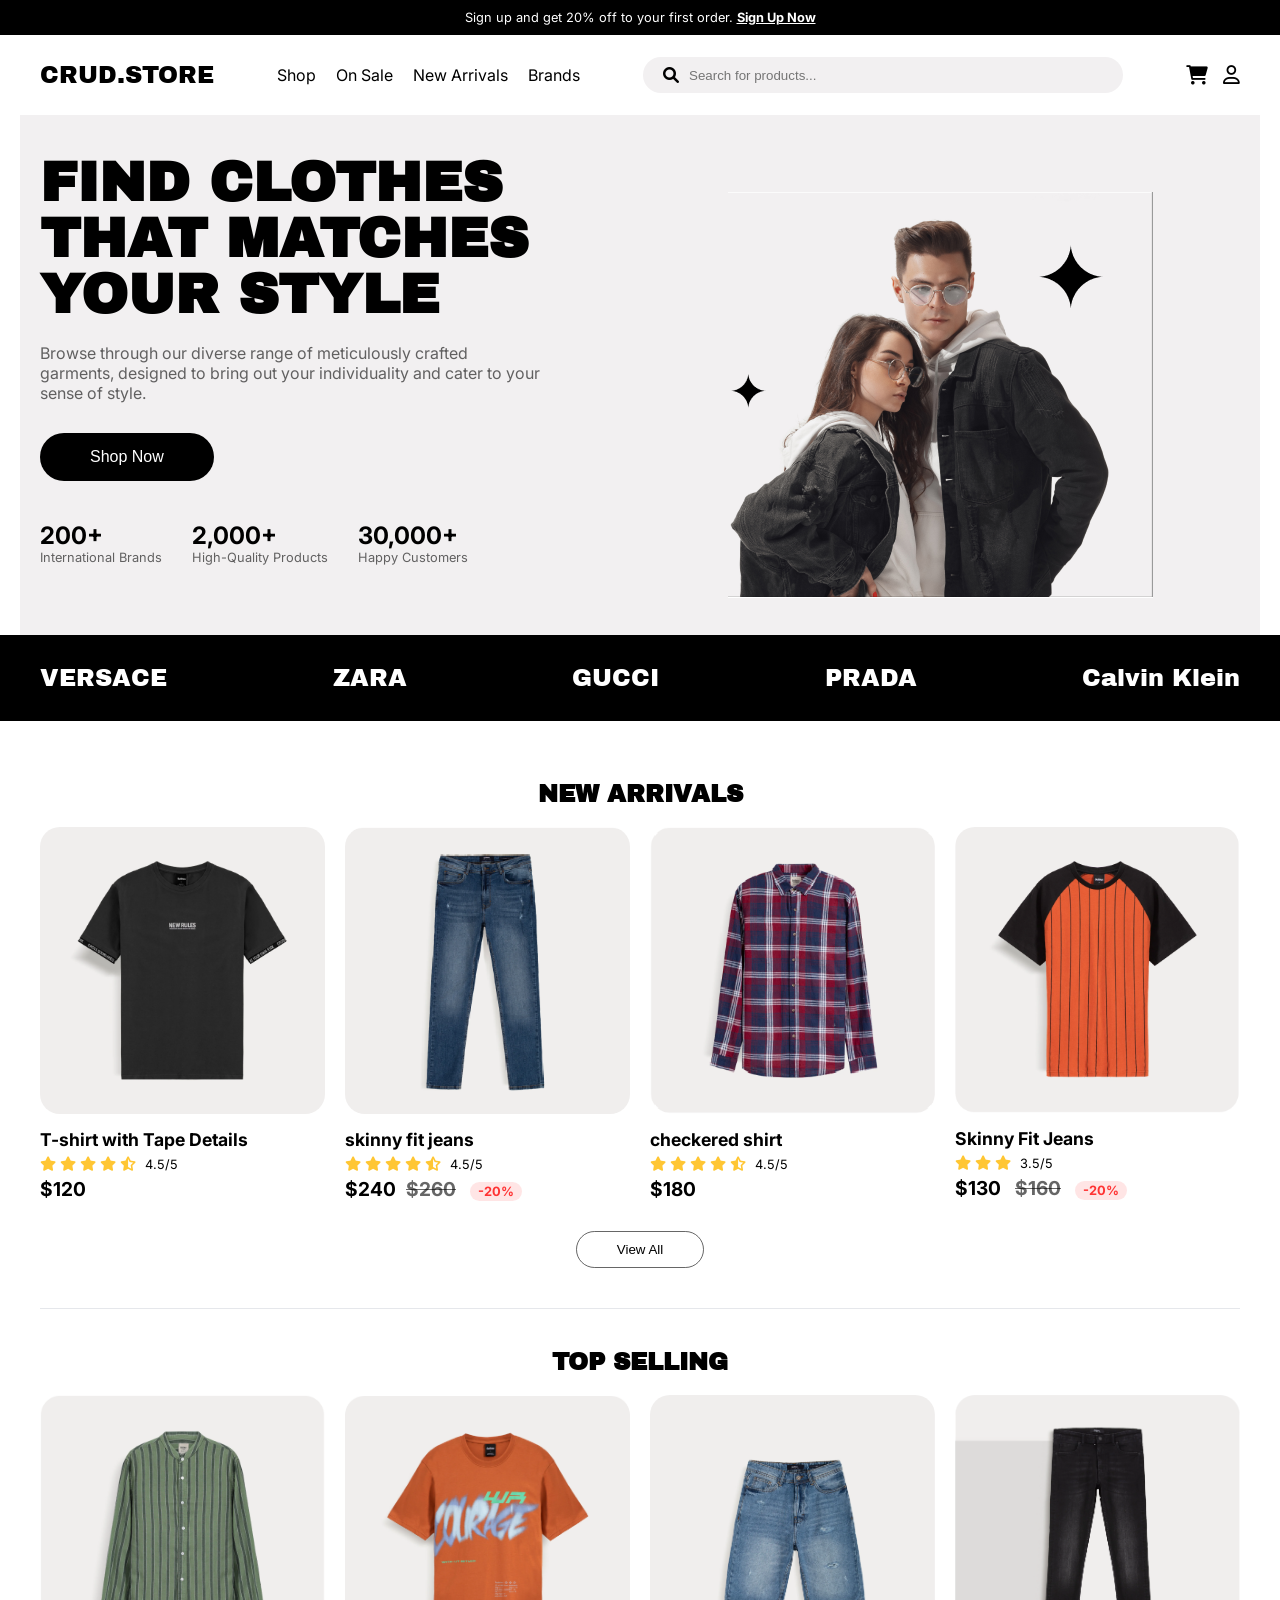
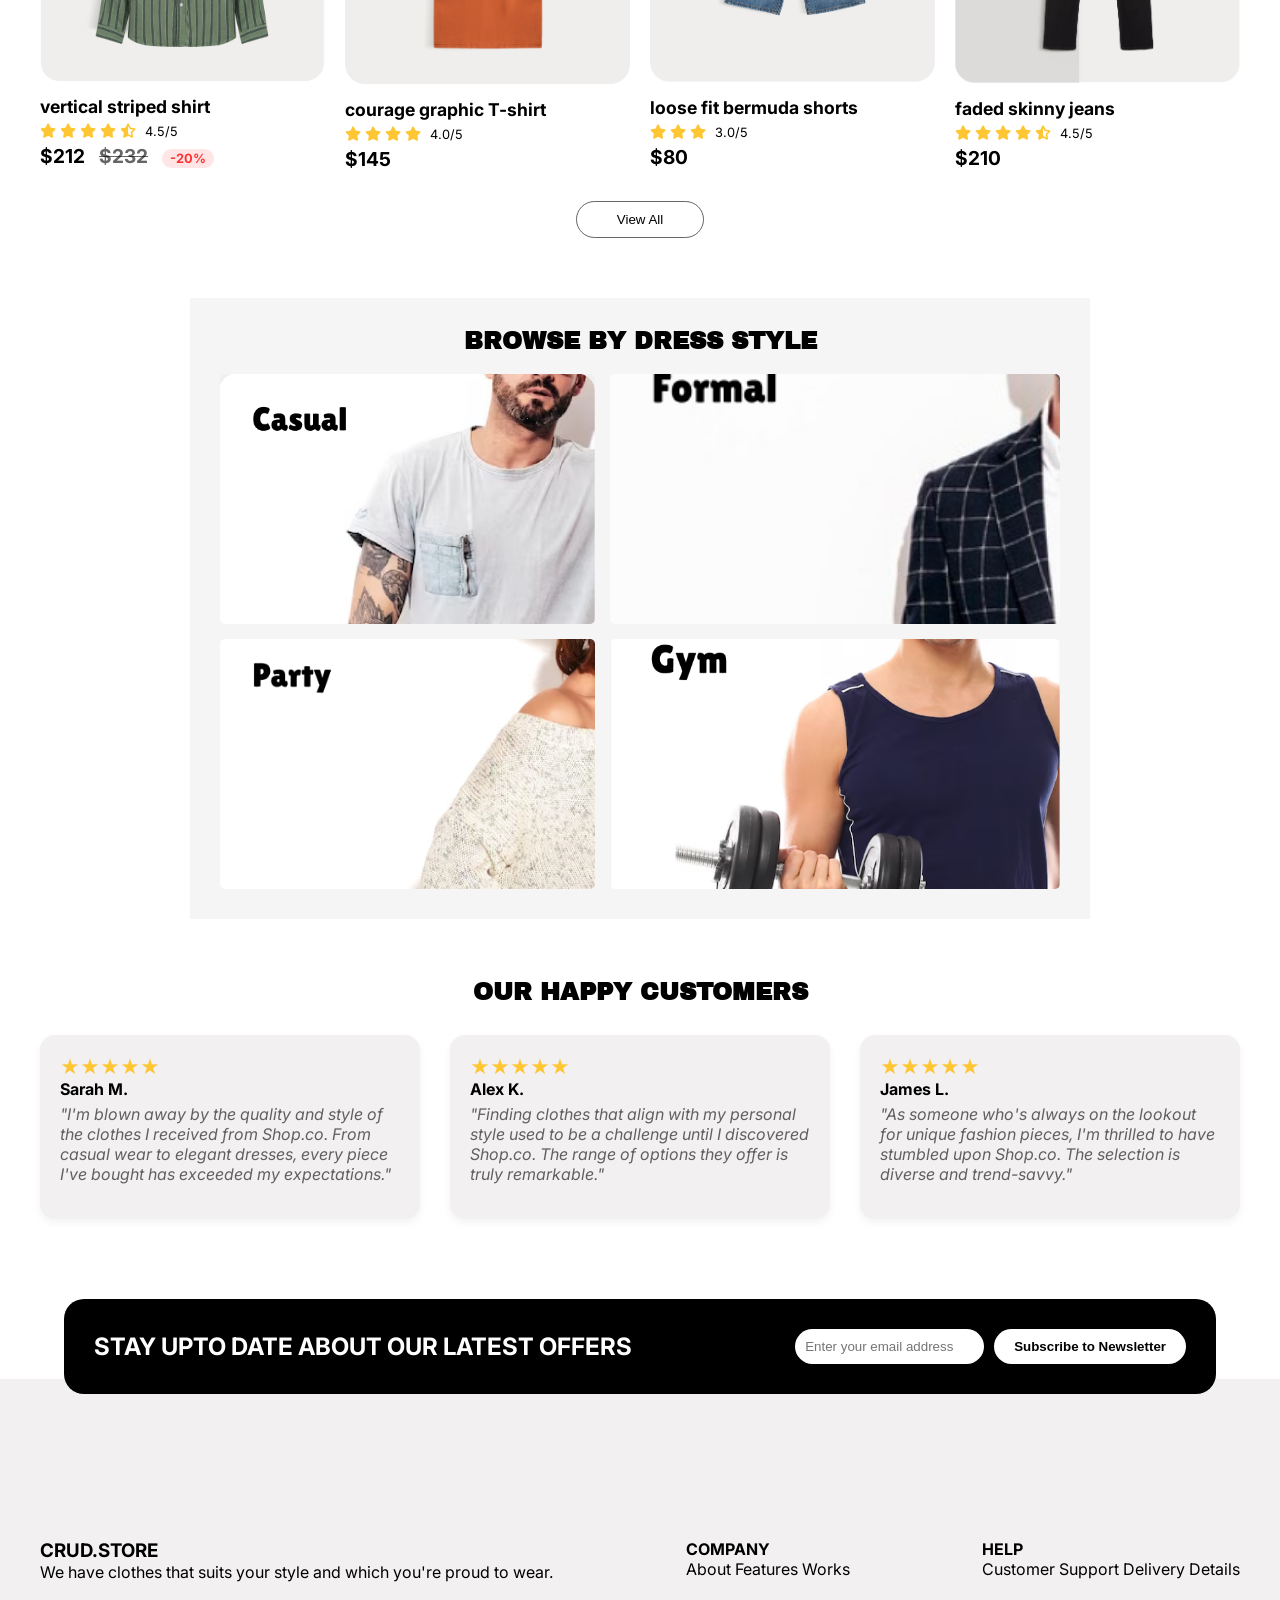
<file: index.html>
<!DOCTYPE html>
<html lang="es">
<head>
    <meta charset="UTF-8">
    <meta name="viewport" content="width=device-width, initial-scale=1.0">
    <title>CRUD.STORE - Homepage</title>
    <link rel="stylesheet" href="style.css">
    <link rel="preconnect" href="https://fonts.googleapis.com">
    <link rel="preconnect" href="https://fonts.gstatic.com" crossorigin>
    <link href="https://fonts.googleapis.com/css2?family=Archivo+Black&family=Inter:wght@400;600&display=swap" rel="stylesheet">
    <link rel="stylesheet" href="https://cdnjs.cloudflare.com/ajax/libs/font-awesome/6.0.0/css/all.min.css">
</head>
<body>
    <header>
        <div class="top-bar">
            <p>Sign up and get 20% off to your first order. <a href="#">Sign Up Now</a></p>
        </div>
    
        <nav class="navbar container">
            <div class="logo">CRUD.STORE</div>
            <ul class="nav-links">
                <li><a href="#">Shop</a></li>
                <li><a href="producdetail.html">On Sale</a></li>
                <li><a href="casual.html">New Arrivals</a></li>
                <li><a href="cart.html">Brands</a></li>
            </ul>
            <div class="search-bar">
                <i class="fa-solid fa-magnifying-glass"></i>
                <input type="text" placeholder="Search for products...">
            </div>
            <div class="nav-icons">
                <i class="fa-solid fa-cart-shopping"></i>
                <i class="fa-regular fa-user"></i>
            </div>
        </nav>
    </header>

    <main>
        <section class="hero container">
            <div class="hero-content">
                <h1>FIND CLOTHES THAT MATCHES YOUR STYLE</h1>
                <p>Browse through our diverse range of meticulously crafted garments, designed to bring out your individuality and cater to your sense of style.</p>
                <button class="btn-primary">Shop Now</button>
                
                <div class="stats">
                    <div>
                        <h3>200+</h3>
                        <p>International Brands</p>
                    </div>
                    <div>
                        <h3>2,000+</h3>
                        <p>High-Quality Products</p>
                    </div>
                    <div>
                        <h3>30,000+</h3>
                        <p>Happy Customers</p>
                    </div>
                </div>
            </div>
            <div class="hero-image">
                <img src="/imagenes/Sin título.png" alt="Fashion Models">
            </div>
        </section>

        <section class="brands-banner">
            <div class="container brands-grid">
                <span>VERSACE</span>
                <span>ZARA</span>
                <span>GUCCI</span>
                <span>PRADA</span>
                <span>Calvin Klein</span>
            </div>
        </section>

        <section class="products-section container">
            <h2 class="section-title">NEW ARRIVALS</h2>
            <div class="product-grid">
                <article class="product-card">
                    <div class="card-image">
                        <img src="/imagenes/Sin título2.png" alt="T-Shirt">
                    </div>
                    <div class="card-info">
                        <h3>T-shirt with Tape Details</h3>
                        <div class="rating">
                            <i class="fa-solid fa-star"></i>
                            <i class="fa-solid fa-star"></i>
                            <i class="fa-solid fa-star"></i>
                            <i class="fa-solid fa-star"></i>
                            <i class="fa-solid fa-star-half-stroke"></i>
                            <span>4.5/5</span>
                        </div>
                        <p class="price" >$120</p>
                    </div>
                </article>

                <article class="product-card">
                    <div class="card-image">
                        <img src="/imagenes/Sin título3.png" alt="T-Shirt">
                    </div>
                    <div class="card-info">
                        <h3>skinny fit jeans</h3>
                        <div class="rating">
                            <i class="fa-solid fa-star"></i>
                            <i class="fa-solid fa-star"></i>
                            <i class="fa-solid fa-star"></i>
                            <i class="fa-solid fa-star"></i>
                            <i class="fa-solid fa-star-half-stroke"></i>
                            <span>4.5/5</span>
                        </div>
                        <p class="price">$240<span class="discount">$260</span> <span class="badge">-20%</span></p>
                    </div>
                </article>

                <article class="product-card">
                    <div class="card-image">
                        <img src="/imagenes/Sin título4.png" alt="T-Shirt">
                    </div>
                    <div class="card-info">
                        <h3>checkered shirt</h3>
                        <div class="rating">
                            <i class="fa-solid fa-star"></i>
                            <i class="fa-solid fa-star"></i>
                            <i class="fa-solid fa-star"></i>
                            <i class="fa-solid fa-star"></i>
                            <i class="fa-solid fa-star-half-stroke"></i>
                            <span>4.5/5</span>
                        </div>
                        <p class="price">$180</p>
                    </div>
                </article>
                
                <article class="product-card">
                    <div class="card-image">
                        <img src="/imagenes/Sin título5.png" alt="Jeans">
                    </div>
                    <div class="card-info">
                        <h3>Skinny Fit Jeans</h3>
                        <div class="rating">
                            <i class="fa-solid fa-star"></i>
                            <i class="fa-solid fa-star"></i>
                            <i class="fa-solid fa-star"></i>
                            <span>3.5/5</span>
                        </div>
                        <p class="price">$130 <span class="discount">$160</span> <span class="badge">-20%</span></p>
                    </div>
                </article>
                </div>
            <div class="center-btn">
                <button class="btn-outline">View All</button>
            </div>
            <div class="view-all-container">
            </div>

                <hr class="divider">

            <h2 class="section-title">top selling</h2>
            <div class="product-grid">
                <article class="product-card">
                    <div class="card-image">
                        <img src="/imagenes/vertical.png" alt="T-Shirt">
                    </div>
                    <div class="card-info">
                        <h3>vertical striped shirt</h3>
                        <div class="rating">
                            <i class="fa-solid fa-star"></i>
                            <i class="fa-solid fa-star"></i>
                            <i class="fa-solid fa-star"></i>
                            <i class="fa-solid fa-star"></i>
                            <i class="fa-solid fa-star-half-stroke"></i>
                            <span>4.5/5</span>
                        </div>
                        <p class="price" >$212 <span class="discount">$232</span> <span class="badge">-20%</span></p>
                    </div>
                </article>

                <article class="product-card">
                    <div class="card-image">
                        <img src="/imagenes/naranja.png" alt="T-Shirt">
                    </div>
                    <div class="card-info">
                        <h3>courage graphic T-shirt</h3>
                        <div class="rating">
                            <i class="fa-solid fa-star"></i>
                            <i class="fa-solid fa-star"></i>
                            <i class="fa-solid fa-star"></i>
                            <i class="fa-solid fa-star"></i>
                            <span>4.0/5</span>
                        </div>
                        <p class="price">$145</p>
                    </div>
                </article>

                <article class="product-card">
                    <div class="card-image">
                        <img src="/imagenes/mochos.png" alt="T-Shirt">
                    </div>
                    <div class="card-info">
                        <h3>loose fit bermuda shorts</h3>
                        <div class="rating">
                            <i class="fa-solid fa-star"></i>
                            <i class="fa-solid fa-star"></i>
                            <i class="fa-solid fa-star"></i>
                            <span>3.0/5</span>
                        </div>
                        <p class="price">$80</p>
                    </div>
                </article>
                
                <article class="product-card">
                    <div class="card-image">
                        <img src="/imagenes/pantalon.png" alt="Jeans">
                    </div>
                    <div class="card-info">
                        <h3>faded skinny jeans</h3>
                        <div class="rating">
                            <i class="fa-solid fa-star"></i>
                            <i class="fa-solid fa-star"></i>
                            <i class="fa-solid fa-star"></i>
                            <i class="fa-solid fa-star"></i>
                            <i class="fa-solid fa-star-half-stroke"></i>
                            <span>4.5/5</span>
                        </div>
                        <p class="price">$210</p>
                    </div>
                </article>
                </div>
            <div class="center-btn">
                <button class="btn-outline">View All</button>
            </div>
        </section>
        <section class="browse-by-style">
            <h2 class="section-title">BROWSE BY dress STYLE</h2>
    
            <div class="style-grid">
                <div class="style-card casual">
                    </div>
                
                <div class="style-card formal">
                </div>
                
                <div class="style-card party">
                </div>
                
                <div class="style-card gym">
                </div>
            </div>
        </section>
        <section class="testimonials container">
        <h2 class="section-title">OUR HAPPY CUSTOMERS</h2>
        <div class="testimonial-grid">
                <div class="testimonial-card">
                    <div class="testimonial-rating">★★★★★</div>
                    <div class="testimonial-author">Sarah M.</div>
                    <p class="testimonial-text">"I'm blown away by the quality and style of the clothes I received from Shop.co. From casual wear to elegant dresses, every piece I've bought has exceeded my expectations."</p>
                    
                </div>
                <div class="testimonial-card">
                    <div class="testimonial-rating">★★★★★</div>
                    <div class="testimonial-author">Alex K.</div>
                    <p class="testimonial-text">"Finding clothes that align with my personal style used to be a challenge until I discovered Shop.co. The range of options they offer is truly remarkable."</p>
                    
                    
                </div>
                <div class="testimonial-card">
                    <div class="testimonial-rating">★★★★★</div>
                    <div class="testimonial-author">James L.</div>
                    <p class="testimonial-text">"As someone who's always on the lookout for unique fashion pieces, I'm thrilled to have stumbled upon Shop.co. The selection is diverse and trend-savvy."</p>
                </div>
            </div>
        </section>    
    </main>
    

    <footer class="footer">
        <div class="container">
            <div class="newsletter">
                <h2>STAY UPTO DATE ABOUT OUR LATEST OFFERS</h2>
                <div class="newsletter-form">
                    <input type="email" placeholder="Enter your email address">
                    <button>Subscribe to Newsletter</button>
                </div>
            </div>
            
            <div class="footer-links">
                <div class="footer-brand">
                    <h3>CRUD.STORE</h3>
                    <p>We have clothes that suits your style and which you're proud to wear.</p>
                </div>
                <div class="link-column">
                    <h4>COMPANY</h4>
                    <a href="#">About</a>
                    <a href="#">Features</a>
                    <a href="#">Works</a>
                </div>
                <div class="link-column">
                    <h4>HELP</h4>
                    <a href="#">Customer Support</a>
                    <a href="#">Delivery Details</a>
                </div>
            </div>
            <hr>
            <p class="copyright">Crud.store © 2025, All Rights Reserved</p>
        </div>
    </footer>
</body>
</html>
</file>
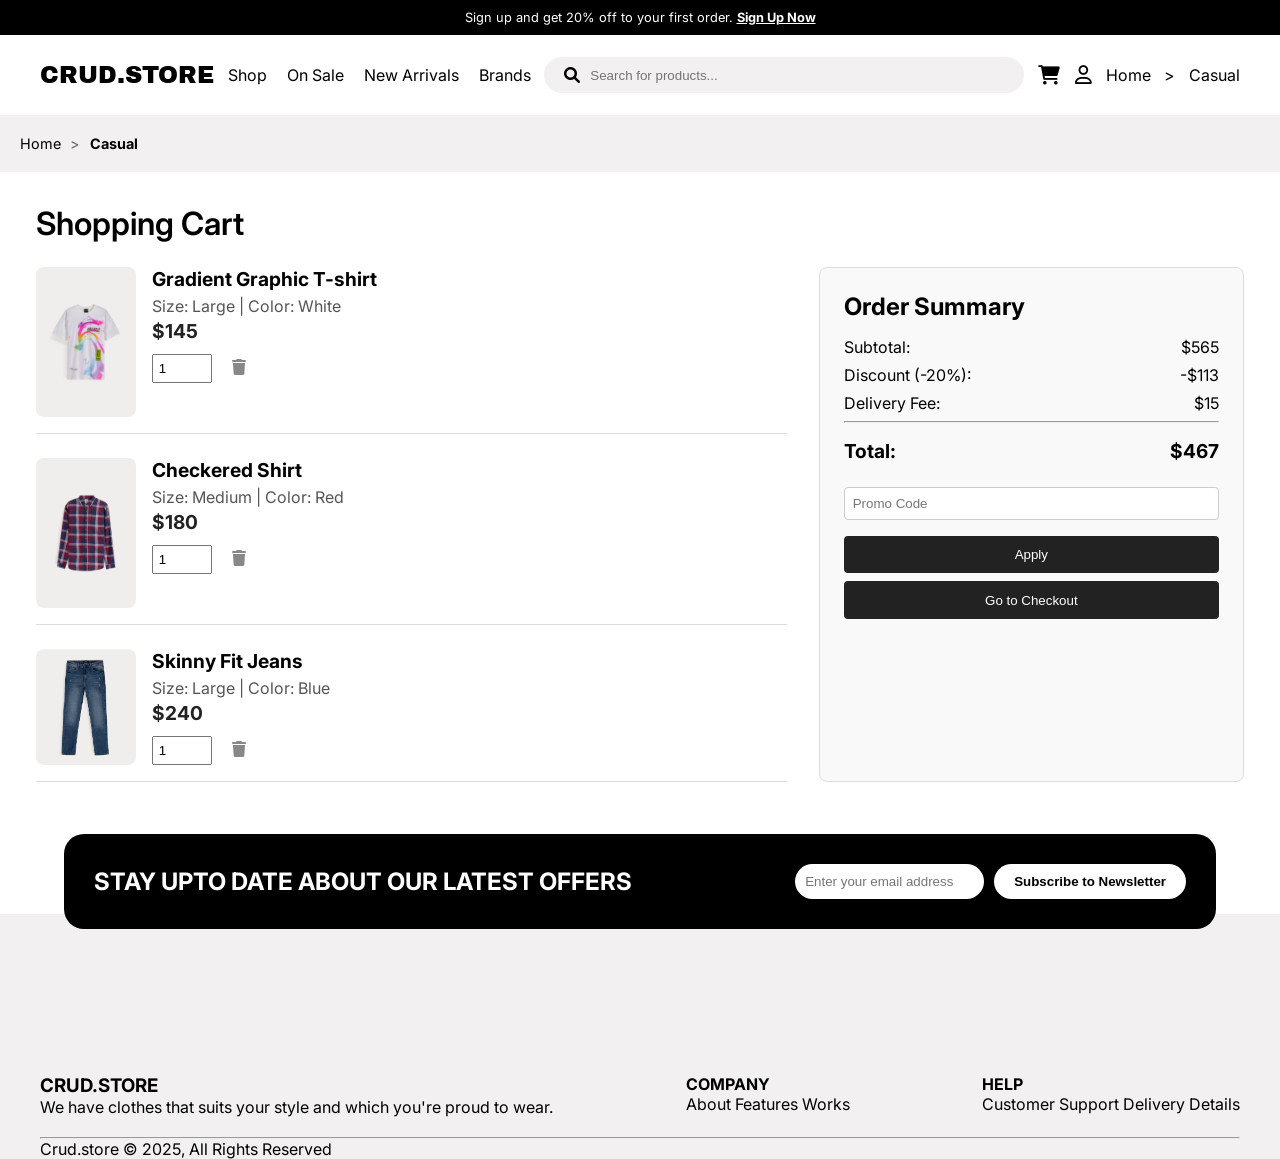
<file: cart.html>
<!DOCTYPE html>
<html lang="es">
<head>
    <meta charset="UTF-8">
    <meta name="viewport" content="width=device-width, initial-scale=1.0">
    <title>CRUD.STORE - Homepage</title>
    <link rel="stylesheet" href="style.css">
    <link rel="preconnect" href="https://fonts.googleapis.com">
    <link rel="preconnect" href="https://fonts.gstatic.com" crossorigin>
    <link href="https://fonts.googleapis.com/css2?family=Archivo+Black&family=Inter:wght@400;600&display=swap" rel="stylesheet">
    <link rel="stylesheet" href="https://cdnjs.cloudflare.com/ajax/libs/font-awesome/6.0.0/css/all.min.css">
</head>
    <header>
        <nav class="top-bar">
            <p>Sign up and get 20% off to your first order. <a href="#">Sign Up Now</a></p>
        </nav>
        <nav class="navbar container">
            <div class="logo">CRUD.STORE</div>
            <ul class="nav-links">
                <li><a href="index.html">Shop</a></li>
                <li><a href="producdetail.html">On Sale</a></li>
                <li><a href="casual.html">New Arrivals</a></li>
                <li><a href="cart.html">Brands</a></li>
            </ul>
            <div class="search-bar">
                <i class="fa-solid fa-magnifying-glass"></i>
                <input type="text" placeholder="Search for products...">
            </div>
            <div class="nav-icons">
                <i class="fa-solid fa-cart-shopping"></i>
                <i class="fa-regular fa-user"></i>
            </div>
            <a href="index.html">Home</a> &gt;
            <span class="current">Casual</span>
        </nav>
        <nav class="breadcrumb">
            <a href="index.html">Home</a> &gt;
            <span class="current">Casual</span>
        </nav>
    </header>
    <body>
        <main>
            <section class="cart container">
                <h2>Shopping Cart</h2>
                <div class="cart-content">
                    <div class="cart-items">
                        <div class="cart-item">
                            <img src="/imagenes/rosada.png" alt="Gradient Graphic T-shirt">
                            <div class="item-details">
                                <h3>Gradient Graphic T-shirt</h3>
                                <p>Size: Large | Color: White</p>
                                <p class="price">$145</p>
                                <input type="number" value="1" min="1">
                                <i class="fa-solid fa-trash"></i>
                            </div>
                        </div>
                        <div class="cart-item">
                            <img src="/imagenes/Checkered.png" alt="Checkered Shirt">
                            <div class="item-details">
                                <h3>Checkered Shirt</h3>
                                <p>Size: Medium | Color: Red</p>
                                <p class="price">$180</p>
                                <input type="number" value="1" min="1">
                                <i class="fa-solid fa-trash"></i>
                            </div>
                        </div>
                        <div class="cart-item">
                            <img src="/imagenes/Sin título3.png" alt="Skinny Fit Jeans">
                            <div class="item-details">
                                <h3>Skinny Fit Jeans</h3>
                                <p>Size: Large | Color: Blue</p>
                                <p class="price">$240</p>
                                <input type="number" value="1" min="1">
                                <i class="fa-solid fa-trash"></i>
                            </div>
                        </div>
                    </div>

                    <div class="order-summary">
                        <h3>Order Summary</h3>
                        <p>Subtotal: <span>$565</span></p>
                        <p>Discount (-20%): <span>-$113</span></p>
                        <p>Delivery Fee: <span>$15</span></p>
                        <hr>
                        <p class="total">Total: <span>$467</span></p>
                        <input type="text" placeholder="Promo Code">
                        <button>Apply</button>
                        <button class="checkout-btn">Go to Checkout</button>
                    </div>
                </div>
            </section>

        </main>
    </body>

    <footer class="footer">
        <div class="container">
            <div class="newsletter">
                <h2>STAY UPTO DATE ABOUT OUR LATEST OFFERS</h2>
                <div class="newsletter-form">
                    <input type="email" placeholder="Enter your email address">
                    <button>Subscribe to Newsletter</button>
                </div>
            </div>
            
            <div class="footer-links">
                <div class="footer-brand">
                    <h3>CRUD.STORE</h3>
                    <p>We have clothes that suits your style and which you're proud to wear.</p>
                </div>
                <div class="link-column">
                    <h4>COMPANY</h4>
                    <a href="#">About</a>
                    <a href="#">Features</a>
                    <a href="#">Works</a>
                </div>
                <div class="link-column">
                    <h4>HELP</h4>
                    <a href="#">Customer Support</a>
                    <a href="#">Delivery Details</a>
                </div>
            </div>
            <hr>
            <p class="copyright">Crud.store © 2025, All Rights Reserved</p>
        </div>
    </footer>
</body>
</html>
</file>
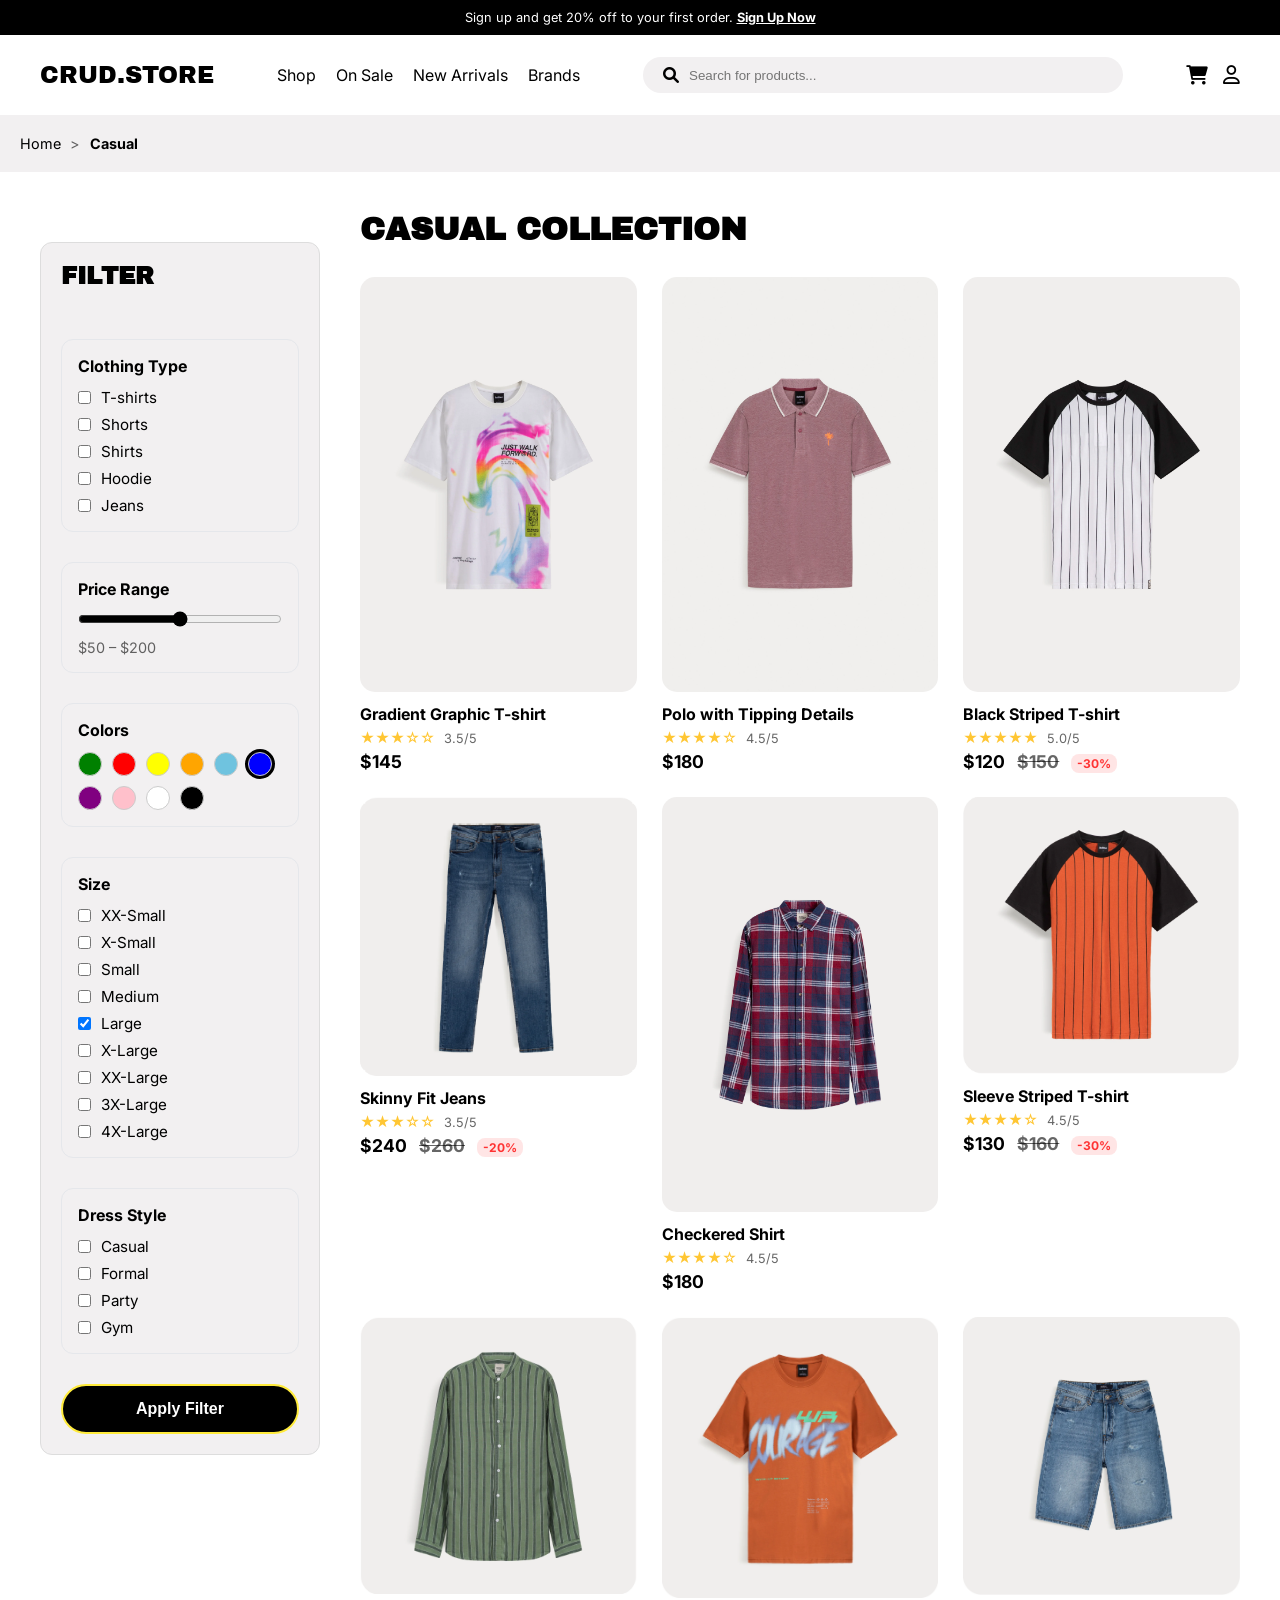
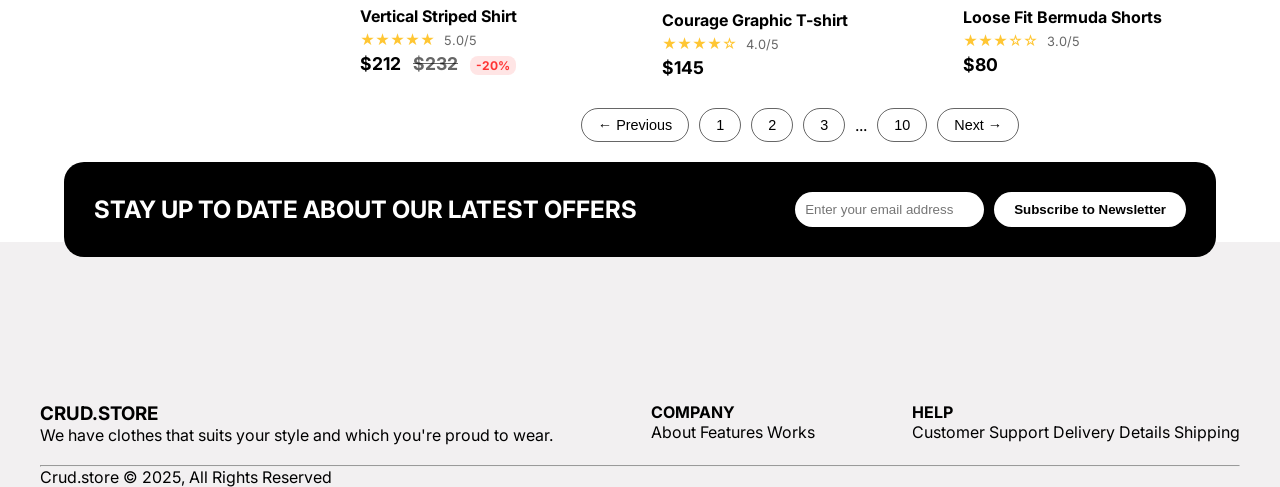
<file: casual.html>
<!DOCTYPE html>
<html lang="es">
<head>
    <meta charset="UTF-8">
    <meta name="viewport" content="width=device-width, initial-scale=1.0">
    <title>CRUD.STORE - Homepage</title>
    <link rel="stylesheet" href="casual.css">
    <link rel="preconnect" href="https://fonts.googleapis.com">
    <link rel="preconnect" href="https://fonts.gstatic.com" crossorigin>
    <link href="https://fonts.googleapis.com/css2?family=Archivo+Black&family=Inter:wght@400;600&display=swap" rel="stylesheet">
    <link rel="stylesheet" href="https://cdnjs.cloudflare.com/ajax/libs/font-awesome/6.0.0/css/all.min.css">
</head>
<body>
    <header>
      <nav class="top-bar">
          <p>Sign up and get 20% off to your first order. <a href="#">Sign Up Now</a></p>
      </nav>
      <nav class="navbar container">
          <div class="logo">CRUD.STORE</div>
          <ul class="nav-links">
              <li><a href="index.html">Shop</a></li>
              <li><a href="producdetail.html">On Sale</a></li>
              <li><a href="casual.html">New Arrivals</a></li>
              <li><a href="cart.html">Brands</a></li>
          </ul>
          <div class="search-bar">
              <i class="fa-solid fa-magnifying-glass"></i>
              <input type="text" placeholder="Search for products...">
          </div>
          <div class="nav-icons">
              <i class="fa-solid fa-cart-shopping"></i>
              <i class="fa-regular fa-user"></i>
          </div>
      </nav>

      <nav class="breadcrumb">
          <a href="index.html">Home</a> &gt;
          <span class="current">Casual</span>
      </nav>
    </header>

    <main>
      <section class="main-layout container">
        <aside>
          <section class="filters-column">
            <h2 class="section-title">Filter</h2>

            <div class="filter-group">
              <h3>Clothing Type</h3>
              <ul>
                <li><input type="checkbox"> T-shirts</li>
                <li><input type="checkbox"> Shorts</li>
                <li><input type="checkbox"> Shirts</li>
                <li><input type="checkbox"> Hoodie</li>
                <li><input type="checkbox"> Jeans</li>
              </ul>
            </div>

            <div class="filter-group">
              <h3>Price Range</h3>
              <input type="range" min="50" max="200">
              <p>$50 – $200</p>
            </div>

            <div class="filter-group">
              <h3>Colors</h3>
              <div class="color-swatches">
                <span class="swatch green"></span>
                <span class="swatch red"></span>
                <span class="swatch yellow"></span>
                <span class="swatch orange"></span>
                <span class="swatch lightblue"></span>
                <span class="swatch blue selected"></span>
                <span class="swatch purple"></span>
                <span class="swatch pink"></span>
                <span class="swatch white"></span>
                <span class="swatch black"></span>
              </div>
            </div>

            <div class="filter-group">
              <h3>Size</h3>
              <ul>
                <li><input type="checkbox"> XX-Small</li>
                <li><input type="checkbox"> X-Small</li>
                <li><input type="checkbox"> Small</li>
                <li><input type="checkbox"> Medium</li>
                <li><input type="checkbox" checked> Large</li>
                <li><input type="checkbox"> X-Large</li>
                <li><input type="checkbox"> XX-Large</li>
                <li><input type="checkbox"> 3X-Large</li>
                <li><input type="checkbox"> 4X-Large</li>
              </ul>
            </div>

            <div class="filter-group">
              <h3>Dress Style</h3>
              <ul>
                <li><input type="checkbox"> Casual</li>
                <li><input type="checkbox"> Formal</li>
                <li><input type="checkbox"> Party</li>
                <li><input type="checkbox"> Gym</li>
              </ul>
            </div>

            <button class="btn-primary apply-filter">Apply Filter</button>
          </section>
        </aside>

        <!-- Productos -->
        <section class="product-listing">
          <h2 class="section-title">Casual Collection</h2>
          <div class="product-grid">
            
            <div class="product-card">
              <div class="card-image"><img src="/imagenes/rosada.png" alt="Gradient Graphic T-shirt"></div>
              <div class="card-info">
                <h3>Gradient Graphic T-shirt</h3>
                <div class="rating">★★★☆☆ <span>3.5/5</span></div>
                <div class="price">$145</div>
              </div>
            </div>

            <div class="product-card">
              <div class="card-image"><img src="/imagenes/polotipping.png" alt="Polo with Tipping Details"></div>
              <div class="card-info">
                <h3>Polo with Tipping Details</h3>
                <div class="rating">★★★★☆ <span>4.5/5</span></div>
                <div class="price">$180</div>
              </div>
            </div>

            <div class="product-card">
              <div class="card-image"><img src="/imagenes/blancoynegro.png" alt="Black Striped T-shirt"></div>
              <div class="card-info">
                <h3>Black Striped T-shirt</h3>
                <div class="rating">★★★★★ <span>5.0/5</span></div>
                <div class="price">$120 <span class="discount">$150</span> <span class="badge">-30%</span></div>
              </div>
            </div>

            <div class="product-card">
              <div class="card-image"><img src="/imagenes/Sin título3.png" alt="Skinny Fit Jeans"></div>
              <div class="card-info">
                <h3>Skinny Fit Jeans</h3>
                <div class="rating">★★★☆☆ <span>3.5/5</span></div>
                <div class="price">$240 <span class="discount">$260</span> <span class="badge">-20%</span></div>
              </div>
            </div>

            <div class="product-card">
              <div class="card-image"><img src="/imagenes/Checkered.png" alt="Checkered Shirt"></div>
              <div class="card-info">
                <h3>Checkered Shirt</h3>
                <div class="rating">★★★★☆ <span>4.5/5</span></div>
                <div class="price">$180</div>
              </div>
            </div>

            <div class="product-card">
              <div class="card-image"><img src="/imagenes/Sin título5.png" alt="Sleeve Striped T-shirt"></div>
              <div class="card-info">
                <h3>Sleeve Striped T-shirt</h3>
                <div class="rating">★★★★☆ <span>4.5/5</span></div>
                <div class="price">$130 <span class="discount">$160</span> <span class="badge">-30%</span></div>
              </div>
            </div>

            <div class="product-card">
              <div class="card-image"><img src="/imagenes/vertical.png" alt="Vertical Striped Shirt"></div>
              <div class="card-info">
                <h3>Vertical Striped Shirt</h3>
                <div class="rating">★★★★★ <span>5.0/5</span></div>
                <div class="price">$212 <span class="discount">$232</span> <span class="badge">-20%</span></div>
              </div>
            </div>

            <div class="product-card">
              <div class="card-image"><img src="/imagenes/naranja.png" alt="Courage Graphic T-shirt"></div>
              <div class="card-info">
                <h3>Courage Graphic T-shirt</h3>
                <div class="rating">★★★★☆ <span>4.0/5</span></div>
                <div class="price">$145</div>
              </div>
            </div>

            <div class="product-card">
              <div class="card-image"><img src="/imagenes/mochos.png" alt="Loose Fit Bermuda Shorts"></div>
              <div class="card-info">
                <h3>Loose Fit Bermuda Shorts</h3>
                <div class="rating">★★★☆☆ <span>3.0/5</span></div>
                <div class="price">$80</div>
              </div>
            </div>

          </div>

          <div class="center-btnn">
            <button class="btn-outline">← Previous</button>
            <button class="btn-outline">1</button>
            <button class="btn-outline">2</button>
            <button class="btn-outline">3</button>
            <span>...</span>
            <button class="btn-outline">10</button>
            <button class="btn-outline">Next →</button>
          </div>
        </section>
      </section>
    </main>
    
    <footer class="footer">
      <div class="container">
        <div class="newsletter">
          <h2>STAY UP TO DATE ABOUT OUR LATEST OFFERS</h2>
          <div class="newsletter-form">
            <input type="email" placeholder="Enter your email address">
            <button>Subscribe to Newsletter</button>
          </div>
        </div>
        
        <div class="footer-links">
          <div class="footer-brand">
            <h3>CRUD.STORE</h3>
            <p>We have clothes that suits your style and which you're proud to wear.</p>
          </div>
          <div class="link-column">
            <h4>COMPANY</h4>
            <a href="#">About</a>
            <a href="#">Features</a>
            <a href="#">Works</a>
          </div>
          <div class="link-column">
            <h4>HELP</h4>
            <a href="#">Customer Support</a>
            <a href="#">Delivery Details</a>
            <a href="#">Shipping</a>
          </div>
        </div>
        <hr>
        <p class="copyright">Crud.store © 2025, All Rights Reserved</p>
      </div>
    </footer>
</body>
</html>
</file>
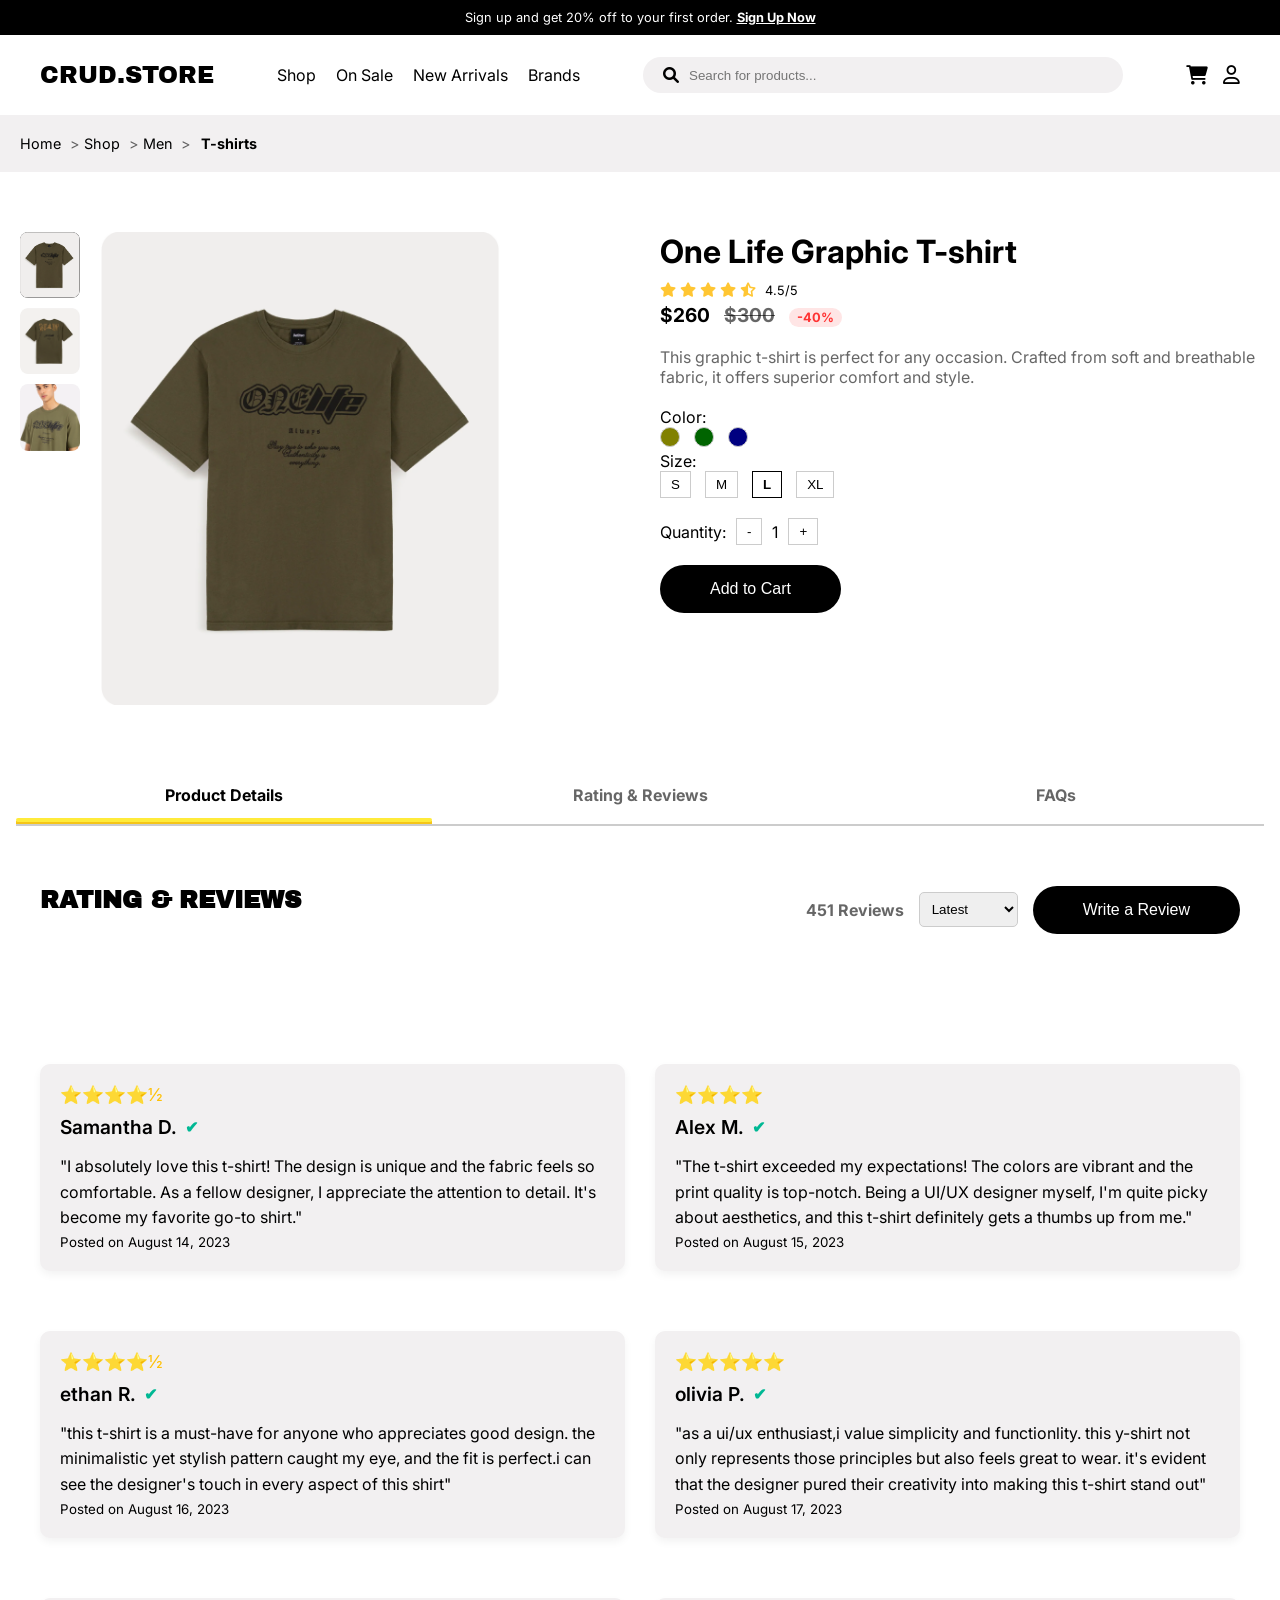
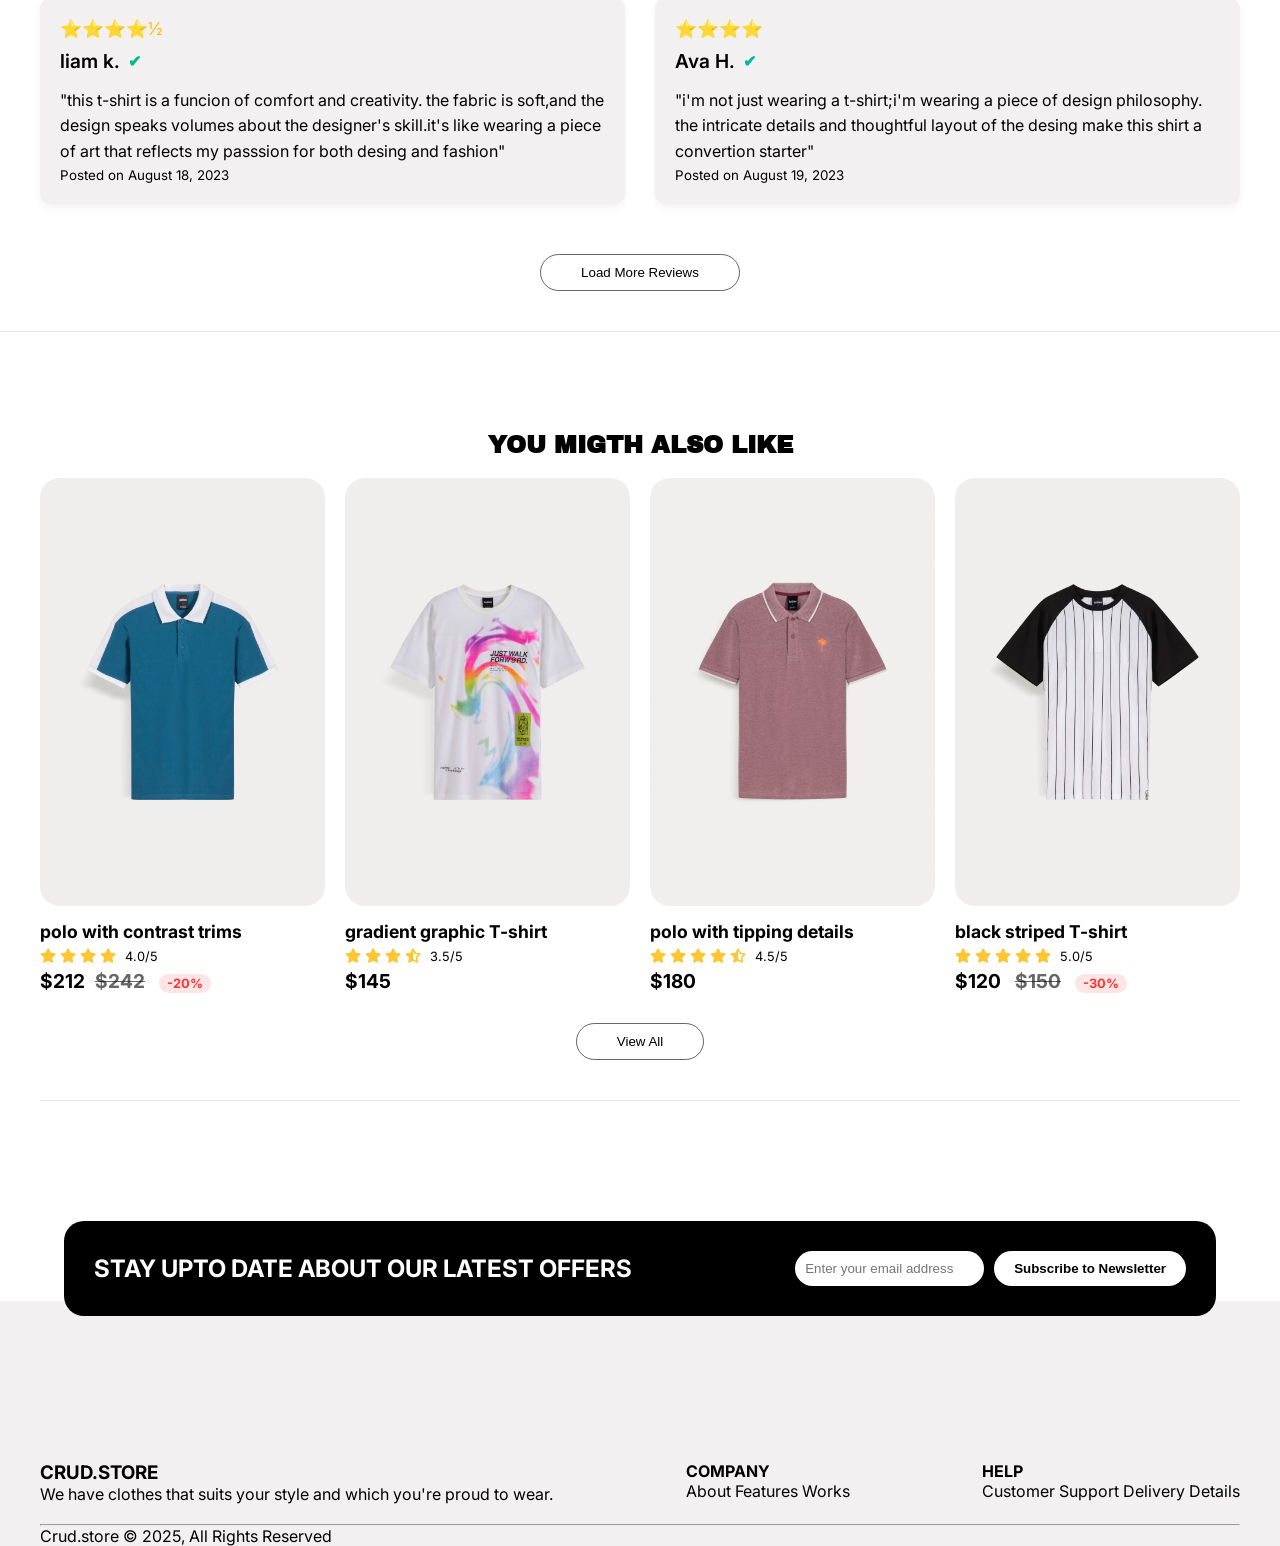
<file: producdetail.html>
<!DOCTYPE html>
<html lang="es">
<head>
    <meta charset="UTF-8">
    <meta name="viewport" content="width=device-width, initial-scale=1.0">
    <title>CRUD.STORE - Homepage</title>
    <link rel="stylesheet" href="style.css">
    <link rel="preconnect" href="https://fonts.googleapis.com">
    <link rel="preconnect" href="https://fonts.gstatic.com" crossorigin>
    <link href="https://fonts.googleapis.com/css2?family=Archivo+Black&family=Inter:wght@400;600&display=swap" rel="stylesheet">
    <link rel="stylesheet" href="https://cdnjs.cloudflare.com/ajax/libs/font-awesome/6.0.0/css/all.min.css">
</head>
<body>
      <header>
        <div class="top-bar">
            <p>Sign up and get 20% off to your first order. <a href="#">Sign Up Now</a></p>
        </div>
    
        <nav class="navbar container">
            <div class="logo">CRUD.STORE</div>
            <ul class=  "nav-links">
                <li><a href="#">Shop</a></li>
                <li><a href="producdetail.html">On Sale</a></li>
                <li><a href="casual.html">New Arrivals</a></li>
                <li><a href="cart.html">Brands</a></li>
            </ul>
            <div class="search-bar">
                <i class="fa-solid fa-magnifying-glass"></i>
                <input type="text" placeholder="Search for products...">
            </div>
            <div class="nav-icons">
                <i class="fa-solid fa-cart-shopping"></i>
                <i class="fa-regular fa-user"></i>
            </div>
        </nav>
        <nav class="breadcrumb">
          <a href="#">Home</a> &gt;
          <a href="#">Shop</a> &gt;
          <a href="#">Men</a> &gt;
          <span class="current">T-shirts</span>
        </nav>
      </header>
    <main>
      <section class="product-detail container">
          <div class="product-gallery">
            <div class="thumbnails">
              <img src="/imagenes/camisaverde1.png" alt="Vista 1">
              <img src="/imagenes/camisaverde2.png" alt="Vista 2">
              <img src="/imagenes/camisaverde3.png" alt="Vista 3">
            </div>
            <div class="main-image">
              <img src="/imagenes/camisaverde4.png" alt="One Life Graphic T-shirt">
            </div>
          </div>

          <div class="product-info">
          <h1>One Life Graphic T-shirt</h1>
          <div class="rating">
            <i class="fa-solid fa-star"></i>
            <i class="fa-solid fa-star"></i>
            <i class="fa-solid fa-star"></i>
            <i class="fa-solid fa-star"></i>
            <i class="fa-solid fa-star-half-stroke"></i>
            <span>4.5/5</span>
          </div>
          <p class="price">$260 <span class="discount">$300</span> <span class="badge">-40%</span></p>
          <p class="description">This graphic t-shirt is perfect for any occasion. Crafted from soft and breathable fabric, it offers superior comfort and style.</p>

          <div class="options">
            <div class="colors">
              <p>Color:</p>
              <span class="color-swatch olive"></span>
              <span class="color-swatch darkgreen"></span>
              <span class="color-swatch navy"></span>
            </div>

            <div class="sizes">
              <p>Size:</p>
              <button>S</button>
              <button>M</button>
              <button class="active">L</button>
              <button>XL</button>
            </div>

            <div class="quantity">
              <p>Quantity:</p>
              <button>-</button>
              <span>1</span>
              <button>+</button>
            </div>
          </div>

          <button class="btn-primary">Add to Cart</button>
        
          </div>
      </section>
      <section class="product-tabs">
        <div class="tab-header">
          <div class="tab active">Product Details</div>
          <div class="tab">Rating & Reviews</div>
          <div class="tab">FAQs</div>
        </div>
        <div class="tab-content">
          <!-- Aquí va el contenido de la pestaña activa -->
        </div>
      </section>

      <section class="reviews-section container">
        <div class="reviews-header">
          <h2 class="section-title">Rating & Reviews</h2>
          <div class="reviews-controls">
            <span class="review-count">451 Reviews</span>
            <select class="sort-dropdown">
              <option>Latest</option>
              <option>Top Rated</option>
              <option>Oldest</option>
            </select>
            <button class="btn-primary">Write a Review</button>
          </div>
        </div>

      </section>
      <section class="detailed-reviews container">
        <div class="review-card">
          <div class="stars">⭐⭐⭐⭐½</div>
          <h3>Samantha D. <span class="verified">✔</span></h3>
          <p>"I absolutely love this t-shirt! The design is unique and the fabric feels so comfortable. As a fellow designer, I appreciate the attention to detail. It's become my favorite go-to shirt."</p>
          <small>Posted on August 14, 2023</small>
        </div>

        <div class="review-card">
          <div class="stars">⭐⭐⭐⭐</div>
          <h3>Alex M. <span class="verified">✔</span></h3>
          <p>"The t-shirt exceeded my expectations! The colors are vibrant and the print quality is top-notch. Being a UI/UX designer myself, I'm quite picky about aesthetics, and this t-shirt definitely gets a thumbs up from me."</p>
          <small>Posted on August 15, 2023</small>
        </div>

        <!-- Repite para Ethan R., Olivia P., Liam K., Ava H. -->
      </section>
      <section class="detailed-reviews container">
        <div class="review-card">
          <div class="stars">⭐⭐⭐⭐½</div>
          <h3>ethan R. <span class="verified">✔</span></h3>
          <p>"this t-shirt is a must-have for anyone who appreciates good design. the minimalistic yet  stylish pattern caught my eye, and the fit is perfect.i can see the designer's touch in every aspect of this shirt"</p>
          <small>Posted on August 16, 2023</small>
        </div>

        <div class="review-card">
          <div class="stars">⭐⭐⭐⭐⭐</div>
          <h3>olivia P. <span class="verified">✔</span></h3>
          <p>"as a ui/ux enthusiast,i value simplicity and functionlity. this y-shirt not only represents those principles but also feels great to wear. it's evident that the designer pured their creativity into making this t-shirt stand out"</p>
          <small>Posted on August 17, 2023</small>
        </div>

      </section>
      <section class="detailed-reviews container">
        <div class="review-card">
          <div class="stars">⭐⭐⭐⭐½</div>
          <h3>liam k. <span class="verified">✔</span></h3>
          <p>"this t-shirt is a funcion of comfort and creativity. the fabric is soft,and the design speaks volumes about the designer's skill.it's like wearing a piece of art that reflects my passsion for both desing and fashion"</p>
          <small>Posted on August 18, 2023</small>
        </div>

        <div class="review-card">
          <div class="stars">⭐⭐⭐⭐</div>
          <h3>Ava H. <span class="verified">✔</span></h3>
          <p>"i'm not just wearing a t-shirt;i'm wearing a piece of design philosophy. the intricate details and thoughtful layout of the desing make this shirt a convertion starter"</p>
          <small>Posted on August 19, 2023</small>
        </div>
      </section>


      
      <div class="center-btnn">
      <button class="btn-outline">Load More Reviews</button>
      </div>
      <div class="view-all-container">
      </div>

      <hr class="divider">
      <section class="products-section container">
            <h2 class="section-title">you migth also like </h2>
            <div class="product-grid">
                <article class="product-card">
                    <div class="card-image">
                        <img src="/imagenes/poloazul.png" alt="T-Shirt">
                    </div>
                    <div class="card-info">
                        <h3>polo with contrast trims</h3>
                        <div class="rating">
                            <i class="fa-solid fa-star"></i>
                            <i class="fa-solid fa-star"></i>
                            <i class="fa-solid fa-star"></i>
                            <i class="fa-solid fa-star"></i>
                            <span>4.0/5</span>
                        </div>
                        <p class="price" >$212<span class="discount">$242</span> <span class="badge">-20%</span> </p>
                    </div>
                </article>

                <article class="product-card">
                    <div class="card-image">
                        <img src="/imagenes/rosada.png" alt="T-Shirt">
                    </div>
                    <div class="card-info">
                        <h3>gradient graphic T-shirt</h3>
                        <div class="rating">
                            <i class="fa-solid fa-star"></i>
                            <i class="fa-solid fa-star"></i>
                            <i class="fa-solid fa-star"></i>
                            <i class="fa-solid fa-star-half-stroke"></i>
                            <span>3.5/5</span>
                        </div>
                        <p class="price">$145</p>
                    </div>
                </article>

                <article class="product-card">
                    <div class="card-image">
                        <img src="/imagenes/polotipping.png" alt="T-Shirt">
                    </div>
                    <div class="card-info">
                        <h3>polo with tipping details</h3>
                        <div class="rating">
                            <i class="fa-solid fa-star"></i>
                            <i class="fa-solid fa-star"></i>
                            <i class="fa-solid fa-star"></i>
                            <i class="fa-solid fa-star"></i>
                            <i class="fa-solid fa-star-half-stroke"></i>
                            <span>4.5/5</span>
                        </div>
                        <p class="price">$180</p>
                    </div>
                </article>
                
                <article class="product-card">
                    <div class="card-image">
                        <img src="/imagenes/blancoynegro.png" alt="Jeans">
                    </div>
                    <div class="card-info">
                        <h3>black striped T-shirt</h3>
                        <div class="rating">
                            <i class="fa-solid fa-star"></i>
                            <i class="fa-solid fa-star"></i>
                            <i class="fa-solid fa-star"></i>
                            <i class="fa-solid fa-star"></i>
                            <i class="fa-solid fa-star"></i>
                            <span>5.0/5</span>
                        </div>
                        <p class="price">$120 <span class="discount">$150</span> <span class="badge">-30%</span></p>
                    </div>
                </article>
                </div>
            <div class="center-btn">
                <button class="btn-outline">View All</button>
            </div>
            <div class="view-all-container">
            </div>

                <hr class="divider">

            
      </section>

    </main>
    <footer class="footer">
        <div class="container">
            <div class="newsletter">
                <h2>STAY UPTO DATE ABOUT OUR LATEST OFFERS</h2>
                <div class="newsletter-form">
                    <input type="email" placeholder="Enter your email address">
                    <button>Subscribe to Newsletter</button>
                </div>
            </div>
            
            <div class="footer-links">
                <div class="footer-brand">
                    <h3>CRUD.STORE</h3>
                    <p>We have clothes that suits your style and which you're proud to wear.</p>
                </div>
                <div class="link-column">
                    <h4>COMPANY</h4>
                    <a href="#">About</a>
                    <a href="#">Features</a>
                    <a href="#">Works</a>
                </div>
                <div class="link-column">
                    <h4>HELP</h4>
                    <a href="#">Customer Support</a>
                    <a href="#">Delivery Details</a>
                </div>
            </div>
            <hr>
            <p class="copyright">Crud.store © 2025, All Rights Reserved</p>
        </div>
    </footer>
</body>
</html>
</file>
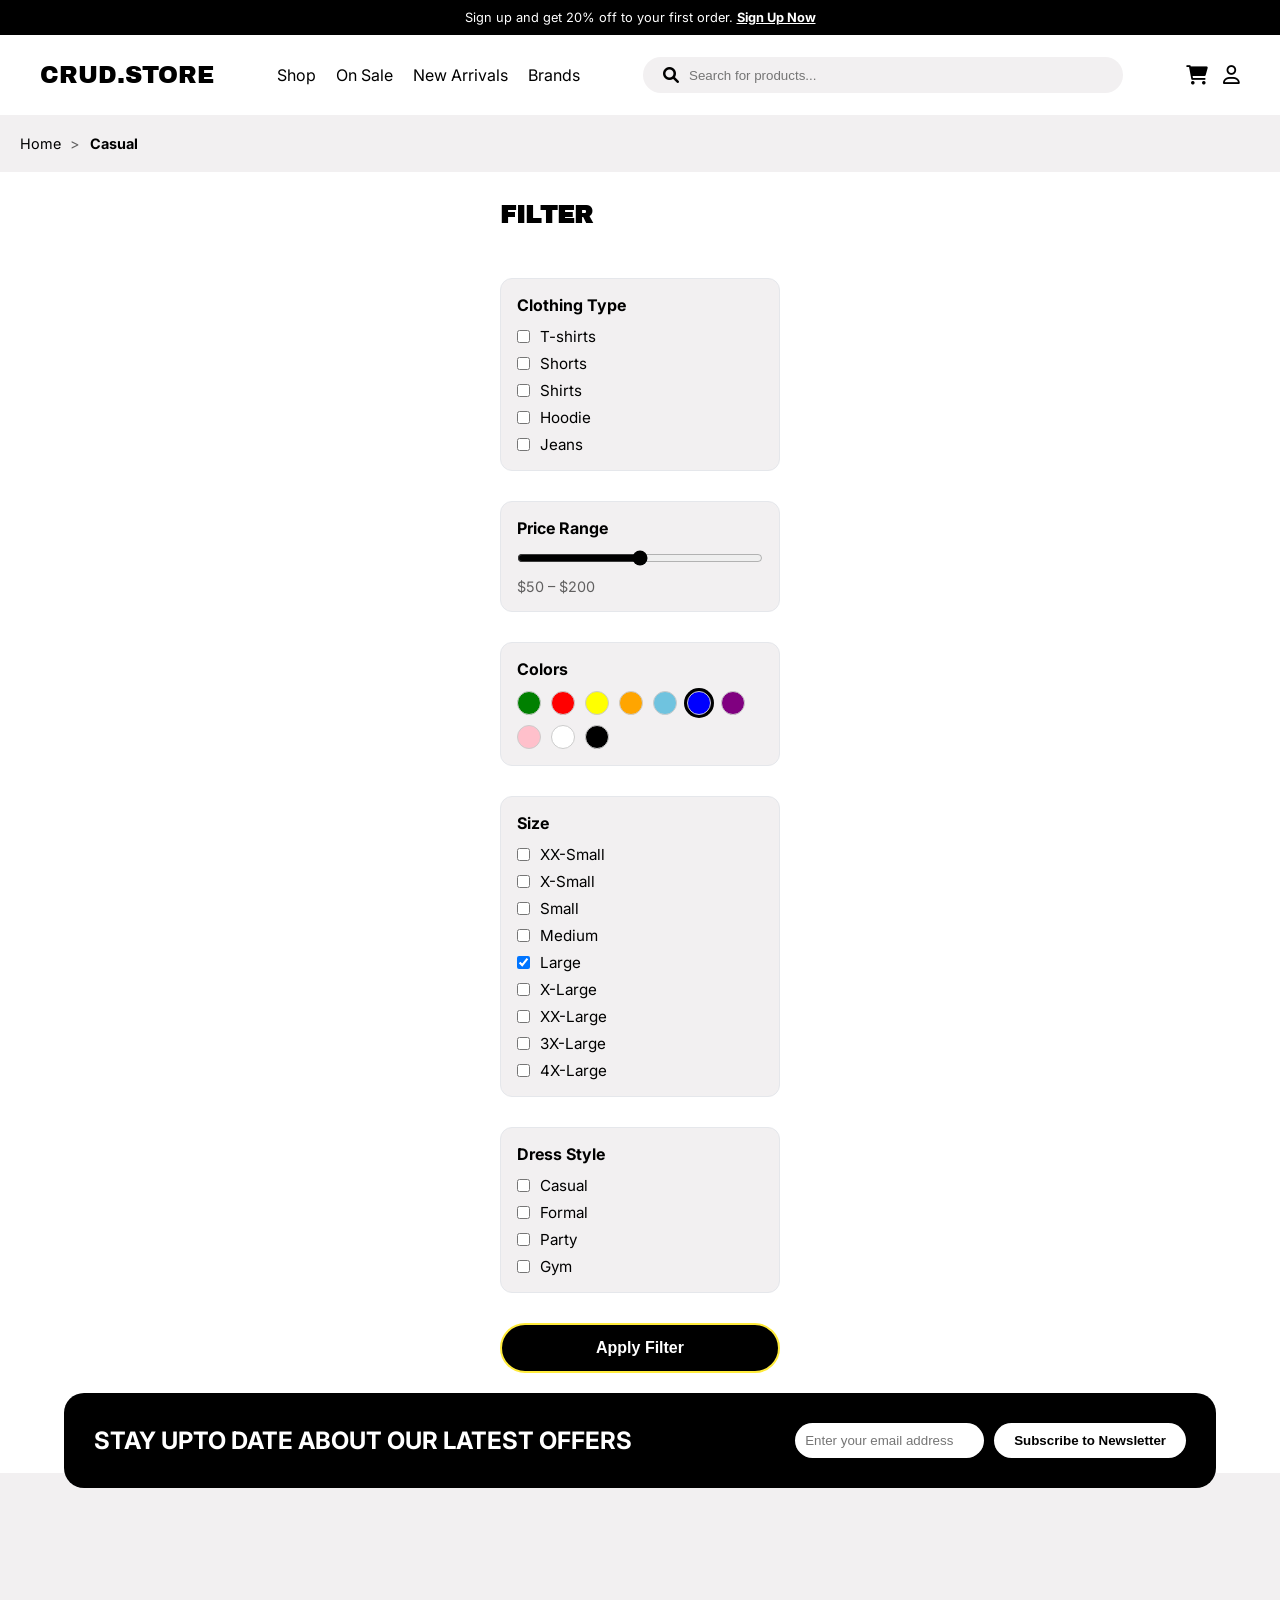
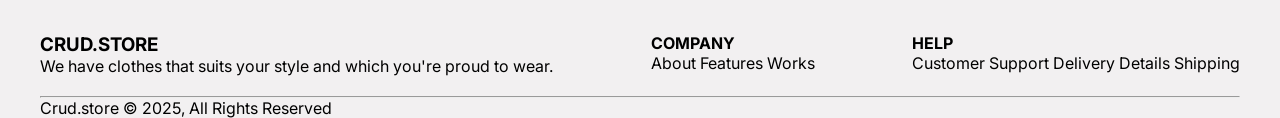
<file: prueba.html>
<!DOCTYPE html>
<html lang="es">
<head>
    <meta charset="UTF-8">
    <meta name="viewport" content="width=device-width, initial-scale=1.0">
    <title>CRUD.STORE - Homepage</title>
    <link rel="stylesheet" href="prueba.css">
    <link rel="preconnect" href="https://fonts.googleapis.com">
    <link rel="preconnect" href="https://fonts.gstatic.com" crossorigin>
    <link href="https://fonts.googleapis.com/css2?family=Archivo+Black&family=Inter:wght@400;600&display=swap" rel="stylesheet">
    <link rel="stylesheet" href="https://cdnjs.cloudflare.com/ajax/libs/font-awesome/6.0.0/css/all.min.css">
</head>
<body>

    <div class="top-bar">
        <p>Sign up and get 20% off to your first order. <a href="#">Sign Up Now</a></p>
    </div>

    <nav class="navbar container">
        <div class="logo">CRUD.STORE</div>
        <ul class="nav-links">
            <li><a href="index.html">Shop</a></li>
            <li><a href="producdetail.html">On Sale</a></li>
            <li><a href="#">New Arrivals</a></li>
            <li><a href="#">Brands</a></li>
        </ul>
        <div class="search-bar">
            <i class="fa-solid fa-magnifying-glass"></i>
            <input type="text" placeholder="Search for products...">
        </div>
        <div class="nav-icons">
            <i class="fa-solid fa-cart-shopping"></i>
            <i class="fa-regular fa-user"></i>
        </div>
    </nav>
    <nav class="breadcrumb">
        <a href="index.html">Home</a> &gt;
        <span class="current">Casual</span>
    </nav>


    <main>
      <aside>
        <section class="filters-column container">
  <h2 class="section-title">Filter</h2>

  <div class="filter-group">
    <h3>Clothing Type</h3>
    <ul>
      <li><input type="checkbox"> T-shirts</li>
      <li><input type="checkbox"> Shorts</li>
      <li><input type="checkbox"> Shirts</li>
      <li><input type="checkbox"> Hoodie</li>
      <li><input type="checkbox"> Jeans</li>
    </ul>
  </div>

  <div class="filter-group">
    <h3>Price Range</h3>
    <input type="range" min="50" max="200">
    <p>$50 – $200</p>
  </div>

  <div class="filter-group">
    <h3>Colors</h3>
    <div class="color-swatches">
      <span class="swatch green"></span>
      <span class="swatch red"></span>
      <span class="swatch yellow"></span>
      <span class="swatch orange"></span>
      <span class="swatch lightblue"></span>
      <span class="swatch blue selected"></span>
      <span class="swatch purple"></span>
      <span class="swatch pink"></span>
      <span class="swatch white"></span>
      <span class="swatch black"></span>
    </div>
  </div>

  <div class="filter-group">
    <h3>Size</h3>
    <ul>
      <li><input type="checkbox"> XX-Small</li>
      <li><input type="checkbox"> X-Small</li>
      <li><input type="checkbox"> Small</li>
      <li><input type="checkbox"> Medium</li>
      <li><input type="checkbox" checked> Large</li>
      <li><input type="checkbox"> X-Large</li>
      <li><input type="checkbox"> XX-Large</li>
      <li><input type="checkbox"> 3X-Large</li>
      <li><input type="checkbox"> 4X-Large</li>
    </ul>
  </div>

  <div class="filter-group">
    <h3>Dress Style</h3>
    <ul>
      <li><input type="checkbox"> Casual</li>
      <li><input type="checkbox"> Formal</li>
      <li><input type="checkbox"> Party</li>
      <li><input type="checkbox"> Gym</li>
    </ul>
  </div>

  <button class="btn-primary apply-filter">Apply Filter</button>
</section>

      </aside>


    </main>
    
</body>

<footer class="footer">
        <div class="container">
            <div class="newsletter">
                <h2>STAY UPTO DATE ABOUT OUR LATEST OFFERS</h2>
                <div class="newsletter-form">
                    <input type="email" placeholder="Enter your email address">
                    <button>Subscribe to Newsletter</button>
                </div>
            </div>
            
            <div class="footer-links">
                <div class="footer-brand">
                    <h3>CRUD.STORE</h3>
                    <p>We have clothes that suits your style and which you're proud to wear.</p>
                </div>
                <div class="link-column">
                    <h4>COMPANY</h4>
                    <a href="#">About</a>
                    <a href="#">Features</a>
                    <a href="#">Works</a>
                </div>
                <div class="link-column">
                    <h4>HELP</h4>
                    <a href="#">Customer Support</a>
                    <a href="#">Delivery Details</a>
                    <a href="#">Shipping</a>
                </div>
            </div>
            <hr>
            <p class="copyright">Crud.store © 2025, All Rights Reserved</p>
        </div>
    </footer>
</body>
</html>
</file>
<file: style.css>
/* --- Variables y Reset --- */
:root {
    --primary-black: #000000;
    --primary-white: #ffffff;
    --bg-light: #F2F0F1; /* Color de fondo gris suave del diseño */
    --gray-text: #00000099; /* Negro con opacidad */
    --font-heading: 'Archivo Black', sans-serif; /* Para títulos gruesos */
    --font-body: 'Inter', sans-serif;
}

* {
    margin: 0;
    padding: 0;
    box-sizing: border-box;
}

body {
    font-family: var(--font-body);
    color: var(--primary-black);
}

a { text-decoration: none; color: inherit; }
ul { list-style: none; }

/* Utility Classes */
.container {
    max-width: 1240px;
    margin: 0 auto;
    padding: 0 20px;
}

/* --- Top Bar & Navbar --- */
.top-bar {
    background-color: var(--primary-black);
    color: var(--primary-white);
    text-align: center;
    padding: 10px;
    font-size: 0.8rem;
}
.top-bar a { text-decoration: underline; font-weight: bold; }

.navbar {
    display: flex;
    align-items: center;
    justify-content: space-between;
    height: 80px;
}

.logo {
    font-family: var(--font-heading);
    font-size: 1.5rem;
}

.nav-links {
    display: flex;
    gap: 20px;
}

/* Search Bar estilo Figma */
.search-bar {
    background-color: var(--bg-light);
    padding: 10px 20px;
    border-radius: 20px;
    width: 40%;
    display: flex;
    align-items: center;
    gap: 10px;
}
.search-bar input {
    border: none;
    background: transparent;
    outline: none;
    width: 100%;
}

.nav-icons { display: flex; gap: 15px; font-size: 1.2rem; }

/* --- Hero Section --- */
.hero {
    background-color: var(--bg-light);
    display: flex;
    align-items: center;
    padding-top: 40px;
    /* Responsive: En móvil será columna, en desktop fila */
    flex-wrap: wrap; 
}

.hero-content {
    flex: 1;
    padding-bottom: 40px;
}

.hero h1 {
    font-family: var(--font-heading);
    font-size: 3.5rem;
    line-height: 1;
    margin-bottom: 20px;
}

.hero p {
    color: var(--gray-text);
    margin-bottom: 30px;
    max-width: 500px;
}

.btn-primary {
    background-color: var(--primary-black);
    color: var(--primary-white);
    padding: 15px 50px;
    border-radius: 30px;
    border: none;
    cursor: pointer;
    font-size: 1rem;
}

.stats {
    display: flex;
    gap: 30px;
    margin-top: 40px;
}
.stats h3 { font-size: 1.5rem; }
.stats p { font-size: 0.8rem; color: var(--gray-text); }

.hero-image {
    flex: 1;
    display: flex;
    justify-content: center;
}
.hero-image img { max-width: 100%; height: auto; }

/* --- Brands Banner --- */
.brands-banner {
    background-color: var(--primary-black);
    padding: 30px 0;
}
.brands-grid {
    display: flex;
    justify-content: space-between;
    color: white;
    font-size: 1.5rem;
    font-family: var(--font-heading);
    flex-wrap: wrap;
    gap: 20px;
}

/* --- Products Section --- */
.products-section {
    padding: 60px 20px;
    text-align: center;
}

.section-title {
    font-family: var(--font-heading);
    font-size: 2.5rem;
    margin-bottom: 40px;
}

.product-grid {
    display: grid;
    /* Grid automático: Mínimo 250px, si cabe más, se expande */
    grid-template-columns: repeat(auto-fit, minmax(250px, 1fr));
    gap: 20px;
    text-align: left;
}

.product-card {
    cursor: pointer;
}

.card-image {
    background-color: var(--bg-light);
    border-radius: 20px;
    overflow: hidden;
    margin-bottom: 15px;
}
.card-image img { width: 100%; display: block; }

.card-info h3 { font-size: 1.1rem; margin-bottom: 5px; }

.rating { color: #FFC633; margin-bottom: 5px; font-size: 0.9rem;}
.rating span { color: var(--primary-black); margin-left: 5px; font-size: 0.8rem;}

.price {
    font-size: 1.2rem;
    font-weight: bold;
}
.discount {
    text-decoration: line-through;
    color: var(--gray-text);
    margin: 0 10px;
}
.badge {
    color: #FF3333;
    background: #ff333320;
    padding: 2px 8px;
    border-radius: 10px;
    font-size: 0.8rem;
}

.center-btn { margin-top: 30px; }
.btn-outline {
    background: transparent;
    border: 1px solid var(--gray-text);
    padding: 10px 40px;
    border-radius: 20px;
    cursor: pointer;
}
.center-btnn {
  display: flex;
  justify-content: center;
  align-items: center;
  margin-top: 30px;
}


/* --- Footer (Simplificado) --- */
.footer {
    background-color: var(--bg-light);
    padding-top: 100px; /* Espacio para la caja negra flotante */
    margin-top: 100px;
    position: relative;
}

.newsletter {
    background-color: var(--primary-black);
    color: white;
    border-radius: 20px;
    padding: 30px;
    display: flex;
    justify-content: space-between;
    align-items: center;
    /* Posicionamiento para que flote sobre el footer */
    position: absolute;
    top: -80px; 
    left: 50%;
    transform: translateX(-50%);
    width: 90%;
    max-width: 1240px;
}

.newsletter-form {
    display: flex;
    gap: 10px;
}
.newsletter-form input {
    padding: 10px;
    border-radius: 20px;
    border: none;
}
.newsletter-form button {
    padding: 10px 20px;
    border-radius: 20px;
    border: none;
    cursor: pointer;
    background: white;
    font-weight: bold;
}

.footer-links {
    padding: 60px 0 20px;
    display: flex;
    justify-content: space-between;
    flex-wrap: wrap;
}

/* --- MOBILE RESPONSIVE --- */
/* --- MOBILE RESPONSIVE (Mayoría de ajustes) --- */
@media (max-width: 768px) {
    .container {
        padding: 0 15px; /* Reducir padding general del contenedor */
    }

    /* Navbar */
    .nav-links, .search-bar { 
        display: none; /* Ocultamos menu desktop */ 
    }
    .navbar {
        height: 60px;
    }
    .logo {
        font-size: 1.2rem;
    }
    .nav-icons { 
        gap: 10px; 
        font-size: 1rem; 
    }
    
    /* Hero Section */
    .hero { 
        flex-direction: column; 
        text-align: center; 
        padding-top: 20px;
    }
    .hero-content { 
        padding-right: 0; 
        padding: 0 15px 20px;
    }
    .hero h1 { 
        font-size: 2.5rem; /* El original de 2.5rem está bien */
        margin-bottom: 15px;
    }
    .stats { 
        justify-content: space-around; 
        margin-top: 30px;
        gap: 15px;
    }
    .hero-image img {
        max-height: 350px;
        object-fit: contain;
    }

    /* Brands Banner */
    .brands-grid {
        font-size: 1.2rem; 
        justify-content: center;
        gap: 15px 20px;
    }

    /* Newsletter (Flotante) */
    .footer {
        padding-top: 150px; 
    }
    .newsletter { 
        flex-direction: column; 
        text-align: center; 
        gap: 20px; 
        width: 95%; /* Ocupar casi todo el ancho */
        padding: 25px 15px;
        top: -100px; /* Ajustar posición superior */
    }
    .newsletter-form { 
        flex-direction: column; 
        width: 100%; 
    }

    /* Footer Links */
    .footer-links {
        flex-direction: column; 
        gap: 30px;
        padding: 40px 15px 20px;
    }
    .footer-brand, .link-column {
        text-align: center;
    }
}


/* --- MOBILE RESPONSIVE (Ajustes Adicionales para Pantallas Muy Pequeñas) --- */
@media (max-width: 600px) {
    /* Productos y Testimonios a una sola columna */
    .product-grid {
        grid-template-columns: 1fr;
    }
    .testimonial-grid {
        grid-template-columns: 1fr;
    }
    
    /* Browse by Style */
    .style-grid {
        grid-template-columns: 1fr; /* Apilar estilos verticalmente */
    }
    .style-card {
        height: 180px;
    }
}
.divider {
  border: none;             
  height: 1px;              
  background-color: #E5E7EB; 
  margin: 40px 0;           
  width: 100%;             
}
.browse-by-style {
    /* Fondo gris claro como en la imagen */
    background-color: #f5f5f5; 
    padding: 30px;
    text-align: center;
    max-width: 900px; /* Ancho máximo opcional */
    margin: 0 auto;
}

.section-title {
    font-size: 1.5em;
    font-weight: bold;
    margin-bottom: 20px;
    text-transform: uppercase;
}
.style-grid {
    display: grid;
    /* Crea 2 columnas de igual ancho (1fr) */
    grid-template-columns: 1fr 1.2fr; 
    /* Crea espacio entre las tarjetas */
    gap: 15px; 
}
.style-card {
    /* Proporciona una altura visible */
    height: 250px; 
    /* Contenedor relativo para posicionar el texto (absolute) */
    position: relative; 
    /* Fondo blanco del contenido */
    background-color: white; 
    /* Borde redondeado suave, si lo deseas */
    border-radius: 5px; 
    /* Evita que la imagen se desborde */
    overflow: hidden; 
}

.card-label {
    /* Posiciona el texto en la esquina superior izquierda */
    position: absolute;
    top: 20px;
    left: 20px;
    color: black;
    font-size: 1.2em;
    font-weight: bold;
    /* Asegúrate de que el texto esté sobre la imagen */
    z-index: 10; 
    /* Añade el fondo blanco parcial que se ve en la imagen original */
    background-color: white; 
    padding: 5px 10px;
}
/* --- Imágenes de Fondo --- */

.casual {
    /* Reemplaza 'path/to/casual-img.jpg' con la URL real de tu imagen */
    background-image: url('casual.png'); 
    background-size: cover;
    background-position: center top;
}

.formal {
    background-image: url('formal.png');
    background-size: cover;
    background-position: center;
}

.party {
    background-image: url('party.png');
    background-size: cover;
    background-position: center;
}

.gym {
    background-image: url('gym.png');
    background-size: cover;
    background-position: center;
}
/* --- SECCIÓN DE TESTIMONIOS/RESEÑAS --- */
.testimonials-section {
    padding: 60px 0;
}

/* Encabezado con título y flechas */
.testimonials-header {
    display: flex;
    justify-content: space-between;
    align-items: flex-end; /* Alinea el título y las flechas en la parte inferior */
    margin-bottom: 40px;
}

/* Modificación para el título de esta sección */
.section-title.left-align {
    text-align: left;
    margin-bottom: 0;
    font-size: 2.8rem; /* Un poco más grande para el destaque */
}

.nav-arrows i {
    font-size: 1.5rem;
    color: var(--color-primary);
    margin-left: 15px;
    cursor: pointer;
    border: 1px solid var(--color-primary); /* Borde negro como en la imagen */
    border-radius: 50%; /* Hace que sea circular */
    padding: 10px;
    transition: background-color 0.2s, color 0.2s;
}

.nav-arrows i:hover {
    background-color: var(--color-primary);
    color: var(--color-white);
}

/* Contenedor del Carrusel */
.testimonials-carousel {
    display: flex;
    gap: 20px;
    /* 💡 Clave para el carrusel: permite el desplazamiento horizontal */
    overflow-x: scroll; 
    /* Oculta la barra de desplazamiento en navegadores WebKit (Chrome, Safari) */
    -webkit-overflow-scrolling: touch;
    scrollbar-width: none; /* Firefox */
    padding-bottom: 20px; /* Espacio para que el scroll no choque */
}

/* Ocultar barra de desplazamiento en Chrome/Safari */
.testimonials-carousel::-webkit-scrollbar {
    display: none;
}

/* Estilo de la Tarjeta de Reseña */
.review-card {
    /* Define el ancho fijo de la tarjeta para que se vea el scroll */
    min-width: 380px; 
    padding: 30px;
    background-color: var(--color-white);
    border: 1px solid var(--color-secondary);
    border-radius: 10px;
    /* Evita que las tarjetas se intenten reducir de tamaño */
    flex-shrink: 0; 
    box-shadow: 0 4px 10px rgba(0, 0, 0, 0.05); 
}

.review-card .stars {
    color: #ffc107; /* Color dorado para las estrellas */
    font-size: 1.1rem;
    margin-bottom: 10px;
}

.review-card h3 {
    font-family: var(--font-body); /* Usamos la fuente de cuerpo para el nombre */
    font-weight: 600;
    font-size: 1.2rem;
    margin-bottom: 15px;
    display: flex;
    align-items: center;
}

.review-card .verified {
    color: #00b894; /* Color verde para el ícono de verificado */
    font-size: 1rem;
    margin-left: 8px;
}

.review-card p {
    color: var(--color-text-light);
    line-height: 1.6;
}
.testimonials {
    padding: 60px 20px;
    text-align: center;
}

.testimonial-grid {
    display: grid;
    grid-template-columns: repeat(auto-fit, minmax(280px, 1fr));
    gap: 30px;
    margin-top: 30px;
}

.testimonial-card {
    background-color: var(--bg-light);
    padding: 20px;
    border-radius: 15px;
    box-shadow: 0 4px 8px rgba(0,0,0,0.05);
    text-align: left;
}

.testimonial-text {
    font-style: italic;
    color: var(--gray-text);
    margin-bottom: 15px;
}

.testimonial-author {
    font-weight: bold;
    margin-bottom: 5px;
}

.testimonial-rating {
    color: #FFC633;
    font-size: 1.2rem;
}
.breadcrumb {
  font-size: 0.9rem;
  color: var(--gray-text);
  padding: 20px;
  background-color: var(--bg-light);
}

.breadcrumb a {
  color: var(--primary-black);
  text-decoration: none;
  margin-right: 5px;
}

.breadcrumb .current {
  font-weight: bold;
  padding: 2px 6px;
  border-radius: 5px;
  color: var(--primary-black);
}
.product-detail {
  display: flex;
  flex-wrap: wrap;
  gap: 40px;
  padding: 60px 0;
}

.product-gallery {
  flex: 1;
  display: flex;
  gap: 20px;
}

.thumbnails {
  display: flex;
  flex-direction: column;
  gap: 10px;
}

.thumbnails img {
  width: 60px;
  cursor: pointer;
  border-radius: 8px;
}

.main-image img {
  max-width: 400px;
  border-radius: 10px;
}

.product-info {
  flex: 1;
}

.product-info h1 {
  font-size: 2rem;
  margin-bottom: 10px;
}

.product-info .description {
  margin: 20px 0;
  color: var(--gray-text);
}

.options {
  margin: 20px 0;
}

.colors span {
  display: inline-block;
  width: 20px;
  height: 20px;
  border-radius: 50%;
  margin-right: 10px;
  cursor: pointer;
  border: 1px solid #ccc;
}

.color-swatch.olive { background-color: olive; }
.color-swatch.darkgreen { background-color: darkgreen; }
.color-swatch.navy { background-color: navy; }

.sizes button {
  margin-right: 10px;
  padding: 5px 10px;
  border: 1px solid #ccc;
  background: white;
  cursor: pointer;
}

.sizes .active {
  border-color: var(--primary-black);
  font-weight: bold;
}

.quantity {
  display: flex;
  align-items: center;
  gap: 10px;
  margin: 20px 0;
}

.quantity button {
  padding: 5px 10px;
  border: 1px solid #ccc;
  background: white;
  cursor: pointer;
}
.reviews-section {
  padding: 60px 20px;
}

.reviews-header {
  display: flex;
  justify-content: space-between;
  align-items: center;
  flex-wrap: wrap;
  margin-bottom: 30px;
}

.reviews-controls {
  display: flex;
  align-items: center;
  gap: 15px;
}

.review-count {
  font-weight: bold;
  color: var(--gray-text);
}

.sort-dropdown {
  padding: 8px;
  border-radius: 5px;
  border: 1px solid #ccc;
}

.review-card {
  background-color: var(--bg-light);
  padding: 20px;
  border-radius: 10px;
  box-shadow: 0 4px 8px rgba(0,0,0,0.05);
  margin-bottom: 20px;
}

.review-top {
  display: flex;
  justify-content: space-between;
  align-items: center;
  margin-bottom: 10px;
}

.review-author {
  font-weight: bold;
}

.highlight {
  background-color: #FFEB3B;
  padding: 2px 6px;
  border-radius: 5px;
}

.stars {
  color: #FFC633;
  font-size: 1rem;
}

.review-text {
  color: var(--gray-text);
  font-style: italic;
}
.tab-navigation {
  display: flex;
  justify-content: space-around;
  margin: 40px 0;
  border-bottom: 1px solid #E5E7EB;
}

.tab {
  background: none;
  border: none;
  font-size: 1rem;
  padding: 15px 20px;
  cursor: pointer;
  font-weight: 500;
  color: var(--gray-text);
  position: relative;
}

.tab.active {
  font-weight: bold;
  color: var(--primary-black);
}

.tab.active::after {
  content: "";
  position: absolute;
  bottom: -1px;
  left: 0;
  right: 0;
  height: 4px;
  background-color: #FFEB3B; /* Amarillo como en la imagen */
  border-radius: 2px;
}.product-tabs {
  width: 100vw;
  max-width: 100%;
  margin: 0 auto;
  box-sizing: border-box;
  padding: 0 1rem;
}

.tab-header {
  display: flex;
  justify-content: space-around;
  border-bottom: 2px solid #ccc;
}

.tab {
  flex: 1;
  text-align: center;
  padding: 1rem;
  font-weight: bold;
  cursor: pointer;
  border-bottom: 3px solid transparent;
}

.tab.active {
  border-bottom-color: #f5c518; /* amarillo */
}
.detailed-reviews {
  display: grid;
  grid-template-columns: repeat(auto-fit, minmax(300px, 1fr));
  gap: 30px;
  margin-top: 40px;
}
.filters-column {
  display: flex;
  flex-direction: column;
  gap: 30px;
  margin-top: 30px;
  max-width: 320px;
}

.filter-group {
  background: var(--bg-light);
  border: 1px solid #E5E7EB;
  border-radius: 12px;
  padding: 16px;
}

.filter-group h3 {
  font-size: 1rem;
  margin-bottom: 12px;
}

.filter-group ul {
  list-style: none;
  padding-left: 0;
  display: grid;
  gap: 8px;
}

.filter-group li {
  display: flex;
  align-items: center;
  gap: 10px;
  font-size: 0.95rem;
  color: var(--primary-black);
}

.filter-group input[type="range"] {
  width: 100%;
  accent-color: var(--primary-black);
  cursor: pointer;
}

.filter-group p {
  margin-top: 8px;
  color: var(--gray-text);
  font-size: 0.9rem;
}

.color-swatches {
  display: flex;
  flex-wrap: wrap;
  gap: 10px;
}

.swatch {
  width: 24px;
  height: 24px;
  border-radius: 50%;
  border: 1px solid #ccc;
  cursor: pointer;
  transition: transform 0.2s ease, box-shadow 0.2s ease;
}

.swatch:hover {
  transform: scale(1.1);
  box-shadow: 0 0 0 3px #eaeaea;
}

.swatch.selected {
  box-shadow: 0 0 0 3px var(--primary-black);
}

.swatch.green { background: green; }
.swatch.red { background: red; }
.swatch.yellow { background: yellow; }
.swatch.orange { background: orange; }
.swatch.lightblue { background: #6FC3DF; }
.swatch.blue { background: blue; }
.swatch.purple { background: purple; }
.swatch.pink { background: pink; }
.swatch.white { background: white; }
.swatch.black { background: black; }

.apply-filter {
  width: 100%;
  padding: 14px 20px;
  border-radius: 30px;
  border: 2px solid #FFEB3B;
  background: var(--primary-black);
  color: var(--primary-white);
  font-weight: 600;
  cursor: pointer;
  transition: transform 0.15s ease, box-shadow 0.2s ease;
}

.apply-filter:hover {
  transform: translateY(-1px);
  box-shadow: 0 6px 18px rgba(0,0,0,0.15);
}
.filters-column {
  display: flex;
  flex-direction: column;
  gap: 30px;
  margin-top: 30px;
  max-width: 320px;

  /* borde completo alrededor de la columna */
  border: 1px solid #ddd;        /* color gris claro */
  border-radius: 12px;           /* esquinas redondeadas */
  padding: 20px;                 /* espacio interno */
  background: var(--bg-light);   /* fondo consistente */
}
/* Carrito general */
.cart {
    padding: 2rem 1rem;
    font-family: 'Inter', sans-serif;
}

.cart h2 {
    font-size: 2rem;
    margin-bottom: 1.5rem;
    font-weight: 600;
}

/* Contenedor principal */
.cart-content {
    display: flex;
    flex-wrap: wrap;
    gap: 2rem;
}

/* Lista de productos */
.cart-items {
    flex: 2;
    display: flex;
    flex-direction: column;
    gap: 1.5rem;
}

.cart-item {
    display: flex;
    gap: 1rem;
    border-bottom: 1px solid #ddd;
    padding-bottom: 1rem;
}

.cart-item img {
    width: 100px;
    height: auto;
    object-fit: cover;
    border-radius: 8px;
}

.item-details {
    flex: 1;
}

.item-details h3 {
    font-size: 1.2rem;
    margin-bottom: 0.3rem;
}

.item-details p {
    margin: 0.2rem 0;
    color: #555;
}

.item-details .price {
    font-weight: bold;
    color: #222;
}

.item-details input[type="number"] {
    width: 60px;
    padding: 0.3rem;
    margin-top: 0.5rem;
}

.item-details i.fa-trash {
    color: #888;
    cursor: pointer;
    margin-left: 1rem;
}

/* Resumen de pedido */
.order-summary {
    flex: 1;
    border: 1px solid #ddd;
    padding: 1.5rem;
    border-radius: 8px;
    background-color: #f9f9f9;
}

.order-summary h3 {
    font-size: 1.5rem;
    margin-bottom: 1rem;
}

.order-summary p {
    display: flex;
    justify-content: space-between;
    margin: 0.5rem 0;
    font-size: 1rem;
}

.order-summary .total {
    font-weight: bold;
    font-size: 1.2rem;
    margin-top: 1rem;
}

.order-summary input[type="text"] {
    width: 100%;
    padding: 0.5rem;
    margin-top: 1rem;
    margin-bottom: 0.5rem;
    border: 1px solid #ccc;
    border-radius: 4px;
}

.order-summary button {
    width: 100%;
    padding: 0.7rem;
    background-color: #222;
    color: white;
    border: none;
    border-radius: 4px;
    cursor: pointer;
    margin-top: 0.5rem;
}

.order-summary button:hover {
    background-color: #444;
}

/* Responsive */
@media (max-width: 768px) {
    .cart-content {
        flex-direction: column;
    }

    .cart-item {
        flex-direction: column;
        align-items: center;
        text-align: center;
    }

    .item-details {
        width: 100%;
    }
}
</file>
<file: casual.css>
/* --- Variables y Reset --- */
:root {
    --primary-black: #000000;
    --primary-white: #ffffff;
    --bg-light: #F2F0F1; /* Color de fondo gris suave del diseño */
    --gray-text: #00000099; /* Negro con opacidad */
    --font-heading: 'Archivo Black', sans-serif; /* Para títulos gruesos */
    --font-body: 'Inter', sans-serif;
}

* {
    margin: 0;
    padding: 0;
    box-sizing: border-box;
}

body {
    font-family: var(--font-body);
    color: var(--primary-black);
}

a { text-decoration: none; color: inherit; }
ul { list-style: none; }

/* Utility Classes */
.container {
    max-width: 1240px;
    margin: 0 auto;
    padding: 0 20px;
}

/* --- Top Bar & Navbar --- */
.top-bar {
    background-color: var(--primary-black);
    color: var(--primary-white);
    text-align: center;
    padding: 10px;
    font-size: 0.8rem;
}
.top-bar a { text-decoration: underline; font-weight: bold; }

.navbar {
    display: flex;
    align-items: center;
    justify-content: space-between;
    height: 80px;
}

.logo {
    font-family: var(--font-heading);
    font-size: 1.5rem;
}

.nav-links {
    display: flex;
    gap: 20px;
}

/* Search Bar estilo Figma */
.search-bar {
    background-color: var(--bg-light);
    padding: 10px 20px;
    border-radius: 20px;
    width: 40%;
    display: flex;
    align-items: center;
    gap: 10px;
}
.search-bar input {
    border: none;
    background: transparent;
    outline: none;
    width: 100%;
}

.nav-icons { display: flex; gap: 15px; font-size: 1.2rem; }

/* --- Hero Section --- */
.hero {
    background-color: var(--bg-light);
    display: flex;
    align-items: center;
    padding-top: 40px;
    /* Responsive: En móvil será columna, en desktop fila */
    flex-wrap: wrap; 
}

.hero-content {
    flex: 1;
    padding-bottom: 40px;
}

.hero h1 {
    font-family: var(--font-heading);
    font-size: 3.5rem;
    line-height: 1;
    margin-bottom: 20px;
}

.hero p {
    color: var(--gray-text);
    margin-bottom: 30px;
    max-width: 500px;
}

.btn-primary {
    background-color: var(--primary-black);
    color: var(--primary-white);
    padding: 15px 50px;
    border-radius: 30px;
    border: none;
    cursor: pointer;
    font-size: 1rem;
}

.stats {
    display: flex;
    gap: 30px;
    margin-top: 40px;
}
.stats h3 { font-size: 1.5rem; }
.stats p { font-size: 0.8rem; color: var(--gray-text); }

.hero-image {
    flex: 1;
    display: flex;
    justify-content: center;
}
.hero-image img { max-width: 100%; height: auto; }

/* --- Brands Banner --- */
.brands-banner {
    background-color: var(--primary-black);
    padding: 30px 0;
}
.brands-grid {
    display: flex;
    justify-content: space-between;
    color: white;
    font-size: 1.5rem;
    font-family: var(--font-heading);
    flex-wrap: wrap;
    gap: 20px;
}

/* --- Products Section --- */
.products-section {
    padding: 60px 20px;
    text-align: center;
}

.section-title {
    font-family: var(--font-heading);
    font-size: 2.5rem;
    margin-bottom: 40px;
}

.product-grid {
    display: grid;
    /* Grid automático: Mínimo 250px, si cabe más, se expande */
    grid-template-columns: repeat(auto-fit, minmax(250px, 1fr));
    gap: 20px;
    text-align: left;
}

.product-card {
    cursor: pointer;
}

.card-image {
    background-color: var(--bg-light);
    border-radius: 20px;
    overflow: hidden;
    margin-bottom: 15px;
}
.card-image img { width: 100%; display: block; }

.card-info h3 { font-size: 1.1rem; margin-bottom: 5px; }

.rating { color: #FFC633; margin-bottom: 5px; font-size: 0.9rem;}
.rating span { color: var(--primary-black); margin-left: 5px; font-size: 0.8rem;}

.price {
    font-size: 1.2rem;
    font-weight: bold;
}
.discount {
    text-decoration: line-through;
    color: var(--gray-text);
    margin: 0 10px;
}
.badge {
    color: #FF3333;
    background: #ff333320;
    padding: 2px 8px;
    border-radius: 10px;
    font-size: 0.8rem;
}

.center-btn { margin-top: 30px; }
.btn-outline {
    background: transparent;
    border: 1px solid var(--gray-text);
    padding: 10px 40px;
    border-radius: 20px;
    cursor: pointer;
}
.center-btnn {
  display: flex;
  justify-content: center;
  align-items: center;
  margin-top: 30px;
}


/* --- Footer (Simplificado) --- */
.footer {
    background-color: var(--bg-light);
    padding-top: 100px; /* Espacio para la caja negra flotante */
    margin-top: 100px;
    position: relative;
}

.newsletter {
    background-color: var(--primary-black);
    color: white;
    border-radius: 20px;
    padding: 30px;
    display: flex;
    justify-content: space-between;
    align-items: center;
    /* Posicionamiento para que flote sobre el footer */
    position: absolute;
    top: -80px; 
    left: 50%;
    transform: translateX(-50%);
    width: 90%;
    max-width: 1240px;
}

.newsletter-form {
    display: flex;
    gap: 10px;
}
.newsletter-form input {
    padding: 10px;
    border-radius: 20px;
    border: none;
}
.newsletter-form button {
    padding: 10px 20px;
    border-radius: 20px;
    border: none;
    cursor: pointer;
    background: white;
    font-weight: bold;
}

.footer-links {
    padding: 60px 0 20px;
    display: flex;
    justify-content: space-between;
    flex-wrap: wrap;
}

/* --- MOBILE RESPONSIVE --- */
/* --- MOBILE RESPONSIVE (Mayoría de ajustes) --- */
@media (max-width: 768px) {
    .container {
        padding: 0 15px; /* Reducir padding general del contenedor */
    }

    /* Navbar */
    .nav-links, .search-bar { 
        display: none; /* Ocultamos menu desktop */ 
    }
    .navbar {
        height: 60px;
    }
    .logo {
        font-size: 1.2rem;
    }
    .nav-icons { 
        gap: 10px; 
        font-size: 1rem; 
    }
    
    /* Hero Section */
    .hero { 
        flex-direction: column; 
        text-align: center; 
        padding-top: 20px;
    }
    .hero-content { 
        padding-right: 0; 
        padding: 0 15px 20px;
    }
    .hero h1 { 
        font-size: 2.5rem; /* El original de 2.5rem está bien */
        margin-bottom: 15px;
    }
    .stats { 
        justify-content: space-around; 
        margin-top: 30px;
        gap: 15px;
    }
    .hero-image img {
        max-height: 350px;
        object-fit: contain;
    }

    /* Brands Banner */
    .brands-grid {
        font-size: 1.2rem; 
        justify-content: center;
        gap: 15px 20px;
    }

    /* Newsletter (Flotante) */
    .footer {
        padding-top: 150px; 
    }
    .newsletter { 
        flex-direction: column; 
        text-align: center; 
        gap: 20px; 
        width: 95%; /* Ocupar casi todo el ancho */
        padding: 25px 15px;
        top: -100px; /* Ajustar posición superior */
    }
    .newsletter-form { 
        flex-direction: column; 
        width: 100%; 
    }

    /* Footer Links */
    .footer-links {
        flex-direction: column; 
        gap: 30px;
        padding: 40px 15px 20px;
    }
    .footer-brand, .link-column {
        text-align: center;
    }
}


/* --- MOBILE RESPONSIVE (Ajustes Adicionales para Pantallas Muy Pequeñas) --- */
@media (max-width: 600px) {
    /* Productos y Testimonios a una sola columna */
    .product-grid {
        grid-template-columns: 1fr;
    }
    .testimonial-grid {
        grid-template-columns: 1fr;
    }
    
    /* Browse by Style */
    .style-grid {
        grid-template-columns: 1fr; /* Apilar estilos verticalmente */
    }
    .style-card {
        height: 180px;
    }
}
.divider {
  border: none;             
  height: 1px;              
  background-color: #E5E7EB; 
  margin: 40px 0;           
  width: 100%;             
}
.browse-by-style {
    /* Fondo gris claro como en la imagen */
    background-color: #f5f5f5; 
    padding: 30px;
    text-align: center;
    max-width: 900px; /* Ancho máximo opcional */
    margin: 0 auto;
}

.section-title {
    font-size: 1.5em;
    font-weight: bold;
    margin-bottom: 20px;
    text-transform: uppercase;
}
.style-grid {
    display: grid;
    /* Crea 2 columnas de igual ancho (1fr) */
    grid-template-columns: 1fr 1.2fr; 
    /* Crea espacio entre las tarjetas */
    gap: 15px; 
}
.style-card {
    /* Proporciona una altura visible */
    height: 250px; 
    /* Contenedor relativo para posicionar el texto (absolute) */
    position: relative; 
    /* Fondo blanco del contenido */
    background-color: white; 
    /* Borde redondeado suave, si lo deseas */
    border-radius: 5px; 
    /* Evita que la imagen se desborde */
    overflow: hidden; 
}

.card-label {
    /* Posiciona el texto en la esquina superior izquierda */
    position: absolute;
    top: 20px;
    left: 20px;
    color: black;
    font-size: 1.2em;
    font-weight: bold;
    /* Asegúrate de que el texto esté sobre la imagen */
    z-index: 10; 
    /* Añade el fondo blanco parcial que se ve en la imagen original */
    background-color: white; 
    padding: 5px 10px;
}
/* --- Imágenes de Fondo --- */

.casual {
    /* Reemplaza 'path/to/casual-img.jpg' con la URL real de tu imagen */
    background-image: url('casual.png'); 
    background-size: cover;
    background-position: center top;
}

.formal {
    background-image: url('formal.png');
    background-size: cover;
    background-position: center;
}

.party {
    background-image: url('party.png');
    background-size: cover;
    background-position: center;
}

.gym {
    background-image: url('gym.png');
    background-size: cover;
    background-position: center;
}
/* --- SECCIÓN DE TESTIMONIOS/RESEÑAS --- */
.testimonials-section {
    padding: 60px 0;
}

/* Encabezado con título y flechas */
.testimonials-header {
    display: flex;
    justify-content: space-between;
    align-items: flex-end; /* Alinea el título y las flechas en la parte inferior */
    margin-bottom: 40px;
}

/* Modificación para el título de esta sección */
.section-title.left-align {
    text-align: left;
    margin-bottom: 0;
    font-size: 2.8rem; /* Un poco más grande para el destaque */
}

.nav-arrows i {
    font-size: 1.5rem;
    color: var(--color-primary);
    margin-left: 15px;
    cursor: pointer;
    border: 1px solid var(--color-primary); /* Borde negro como en la imagen */
    border-radius: 50%; /* Hace que sea circular */
    padding: 10px;
    transition: background-color 0.2s, color 0.2s;
}

.nav-arrows i:hover {
    background-color: var(--color-primary);
    color: var(--color-white);
}

/* Contenedor del Carrusel */
.testimonials-carousel {
    display: flex;
    gap: 20px;
    /* 💡 Clave para el carrusel: permite el desplazamiento horizontal */
    overflow-x: scroll; 
    /* Oculta la barra de desplazamiento en navegadores WebKit (Chrome, Safari) */
    -webkit-overflow-scrolling: touch;
    scrollbar-width: none; /* Firefox */
    padding-bottom: 20px; /* Espacio para que el scroll no choque */
}

/* Ocultar barra de desplazamiento en Chrome/Safari */
.testimonials-carousel::-webkit-scrollbar {
    display: none;
}

/* Estilo de la Tarjeta de Reseña */
.review-card {
    /* Define el ancho fijo de la tarjeta para que se vea el scroll */
    min-width: 380px; 
    padding: 30px;
    background-color: var(--color-white);
    border: 1px solid var(--color-secondary);
    border-radius: 10px;
    /* Evita que las tarjetas se intenten reducir de tamaño */
    flex-shrink: 0; 
    box-shadow: 0 4px 10px rgba(0, 0, 0, 0.05); 
}

.review-card .stars {
    color: #ffc107; /* Color dorado para las estrellas */
    font-size: 1.1rem;
    margin-bottom: 10px;
}

.review-card h3 {
    font-family: var(--font-body); /* Usamos la fuente de cuerpo para el nombre */
    font-weight: 600;
    font-size: 1.2rem;
    margin-bottom: 15px;
    display: flex;
    align-items: center;
}

.review-card .verified {
    color: #00b894; /* Color verde para el ícono de verificado */
    font-size: 1rem;
    margin-left: 8px;
}

.review-card p {
    color: var(--color-text-light);
    line-height: 1.6;
}
.testimonials {
    padding: 60px 20px;
    text-align: center;
}

.testimonial-grid {
    display: grid;
    grid-template-columns: repeat(auto-fit, minmax(280px, 1fr));
    gap: 30px;
    margin-top: 30px;
}

.testimonial-card {
    background-color: var(--bg-light);
    padding: 20px;
    border-radius: 15px;
    box-shadow: 0 4px 8px rgba(0,0,0,0.05);
    text-align: left;
}

.testimonial-text {
    font-style: italic;
    color: var(--gray-text);
    margin-bottom: 15px;
}

.testimonial-author {
    font-weight: bold;
    margin-bottom: 5px;
}

.testimonial-rating {
    color: #FFC633;
    font-size: 1.2rem;
}
.breadcrumb {
  font-size: 0.9rem;
  color: var(--gray-text);
  padding: 20px;
  background-color: var(--bg-light);
}

.breadcrumb a {
  color: var(--primary-black);
  text-decoration: none;
  margin-right: 5px;
}

.breadcrumb .current {
  font-weight: bold;
  padding: 2px 6px;
  border-radius: 5px;
  color: var(--primary-black);
}
.product-detail {
  display: flex;
  flex-wrap: wrap;
  gap: 40px;
  padding: 60px 0;
}

.product-gallery {
  flex: 1;
  display: flex;
  gap: 20px;
}

.thumbnails {
  display: flex;
  flex-direction: column;
  gap: 10px;
}

.thumbnails img {
  width: 60px;
  cursor: pointer;
  border-radius: 8px;
}

.main-image img {
  max-width: 400px;
  border-radius: 10px;
}

.product-info {
  flex: 1;
}

.product-info h1 {
  font-size: 2rem;
  margin-bottom: 10px;
}

.product-info .description {
  margin: 20px 0;
  color: var(--gray-text);
}

.options {
  margin: 20px 0;
}

.colors span {
  display: inline-block;
  width: 20px;
  height: 20px;
  border-radius: 50%;
  margin-right: 10px;
  cursor: pointer;
  border: 1px solid #ccc;
}

.color-swatch.olive { background-color: olive; }
.color-swatch.darkgreen { background-color: darkgreen; }
.color-swatch.navy { background-color: navy; }

.sizes button {
  margin-right: 10px;
  padding: 5px 10px;
  border: 1px solid #ccc;
  background: white;
  cursor: pointer;
}

.sizes .active {
  border-color: var(--primary-black);
  font-weight: bold;
}

.quantity {
  display: flex;
  align-items: center;
  gap: 10px;
  margin: 20px 0;
}

.quantity button {
  padding: 5px 10px;
  border: 1px solid #ccc;
  background: white;
  cursor: pointer;
}
.reviews-section {
  padding: 60px 20px;
}

.reviews-header {
  display: flex;
  justify-content: space-between;
  align-items: center;
  flex-wrap: wrap;
  margin-bottom: 30px;
}

.reviews-controls {
  display: flex;
  align-items: center;
  gap: 15px;
}

.review-count {
  font-weight: bold;
  color: var(--gray-text);
}

.sort-dropdown {
  padding: 8px;
  border-radius: 5px;
  border: 1px solid #ccc;
}

.review-card {
  background-color: var(--bg-light);
  padding: 20px;
  border-radius: 10px;
  box-shadow: 0 4px 8px rgba(0,0,0,0.05);
  margin-bottom: 20px;
}

.review-top {
  display: flex;
  justify-content: space-between;
  align-items: center;
  margin-bottom: 10px;
}

.review-author {
  font-weight: bold;
}

.highlight {
  background-color: #FFEB3B;
  padding: 2px 6px;
  border-radius: 5px;
}

.stars {
  color: #FFC633;
  font-size: 1rem;
}

.review-text {
  color: var(--gray-text);
  font-style: italic;
}
.tab-navigation {
  display: flex;
  justify-content: space-around;
  margin: 40px 0;
  border-bottom: 1px solid #E5E7EB;
}

.tab {
  background: none;
  border: none;
  font-size: 1rem;
  padding: 15px 20px;
  cursor: pointer;
  font-weight: 500;
  color: var(--gray-text);
  position: relative;
}

.tab.active {
  font-weight: bold;
  color: var(--primary-black);
}

.tab.active::after {
  content: "";
  position: absolute;
  bottom: -1px;
  left: 0;
  right: 0;
  height: 4px;
  background-color: #FFEB3B; /* Amarillo como en la imagen */
  border-radius: 2px;
}.product-tabs {
  width: 100vw;
  max-width: 100%;
  margin: 0 auto;
  box-sizing: border-box;
  padding: 0 1rem;
}

.tab-header {
  display: flex;
  justify-content: space-around;
  border-bottom: 2px solid #ccc;
}

.tab {
  flex: 1;
  text-align: center;
  padding: 1rem;
  font-weight: bold;
  cursor: pointer;
  border-bottom: 3px solid transparent;
}

.tab.active {
  border-bottom-color: #f5c518; /* amarillo */
}
.detailed-reviews {
  display: grid;
  grid-template-columns: repeat(auto-fit, minmax(300px, 1fr));
  gap: 30px;
  margin-top: 40px;
}
.filters-column {
  display: flex;
  flex-direction: column;
  gap: 30px;
  margin-top: 30px;
  max-width: 320px;
}

.filter-group {
  background: var(--bg-light);
  border: 1px solid #E5E7EB;
  border-radius: 12px;
  padding: 16px;
}

.filter-group h3 {
  font-size: 1rem;
  margin-bottom: 12px;
}

.filter-group ul {
  list-style: none;
  padding-left: 0;
  display: grid;
  gap: 8px;
}

.filter-group li {
  display: flex;
  align-items: center;
  gap: 10px;
  font-size: 0.95rem;
  color: var(--primary-black);
}

.filter-group input[type="range"] {
  width: 100%;
  accent-color: var(--primary-black);
  cursor: pointer;
}

.filter-group p {
  margin-top: 8px;
  color: var(--gray-text);
  font-size: 0.9rem;
}

.color-swatches {
  display: flex;
  flex-wrap: wrap;
  gap: 10px;
}

.swatch {
  width: 24px;
  height: 24px;
  border-radius: 50%;
  border: 1px solid #ccc;
  cursor: pointer;
  transition: transform 0.2s ease, box-shadow 0.2s ease;
}

.swatch:hover {
  transform: scale(1.1);
  box-shadow: 0 0 0 3px #eaeaea;
}

.swatch.selected {
  box-shadow: 0 0 0 3px var(--primary-black);
}

.swatch.green { background: green; }
.swatch.red { background: red; }
.swatch.yellow { background: yellow; }
.swatch.orange { background: orange; }
.swatch.lightblue { background: #6FC3DF; }
.swatch.blue { background: blue; }
.swatch.purple { background: purple; }
.swatch.pink { background: pink; }
.swatch.white { background: white; }
.swatch.black { background: black; }

.apply-filter {
  width: 100%;
  padding: 14px 20px;
  border-radius: 30px;
  border: 2px solid #FFEB3B;
  background: var(--primary-black);
  color: var(--primary-white);
  font-weight: 600;
  cursor: pointer;
  transition: transform 0.15s ease, box-shadow 0.2s ease;
}

.apply-filter:hover {
  transform: translateY(-1px);
  box-shadow: 0 6px 18px rgba(0,0,0,0.15);
}
.filters-column {
  display: flex;
  flex-direction: column;
  gap: 30px;
  margin-top: 30px;
  max-width: 320px;

  /* borde completo alrededor de la columna */
  border: 1px solid #ddd;        /* color gris claro */
  border-radius: 12px;           /* esquinas redondeadas */
  padding: 20px;                 /* espacio interno */
  background: var(--bg-light);   /* fondo consistente */
}
/* --- Product Listing --- */
.product-listing {
  flex: 1; /* ocupa todo el espacio al lado del aside */
}

/* Título de sección */
.product-listing .section-title {
  font-family: var(--font-heading);
  font-size: 2rem;
  margin-bottom: 30px;
  text-align: left;
}

/* Grid de productos */
.product-grid {
  display: grid;
  grid-template-columns: repeat(auto-fill, minmax(220px, 1fr));
  gap: 25px;
}

/* Tarjeta de producto */
.product-card {
  cursor: pointer;
  transition: transform 0.2s ease, box-shadow 0.2s ease;
}

.product-card:hover {
  transform: translateY(-5px);
  box-shadow: 0 6px 18px rgba(0,0,0,0.1);
}

/* Imagen del producto */
.card-image {
  background-color: var(--bg-light);
  border-radius: 15px;
  overflow: hidden;
  margin-bottom: 12px;
}
.card-image img {
  width: 100%;
  display: block;
}

/* Información del producto */
.card-info h3 {
  font-size: 1rem;
  margin-bottom: 5px;
}

.rating {
  color: #FFC633;
  font-size: 0.9rem;
  margin-bottom: 5px;
}
.rating span {
  color: var(--gray-text);
  margin-left: 5px;
  font-size: 0.8rem;
}

.price {
  font-size: 1.1rem;
  font-weight: bold;
}
.discount {
  text-decoration: line-through;
  color: var(--gray-text);
  margin: 0 8px;
}
.badge {
  color: #FF3333;
  background: #ff333320;
  padding: 2px 6px;
  border-radius: 8px;
  font-size: 0.75rem;
}

/* --- Paginación --- */
.center-btnn {
  display: flex;
  justify-content: center;
  align-items: center;
  gap: 10px;
  margin-top: 30px;
}

.center-btnn button {
  background: transparent;
  border: 1px solid var(--gray-text);
  padding: 8px 16px;
  border-radius: 20px;
  cursor: pointer;
  font-size: 0.9rem;
  transition: background 0.2s ease, color 0.2s ease;
}

.center-btnn button:hover {
  background: var(--primary-black);
  color: var(--primary-white);
}
.main-layout {
  display: flex;
  align-items: flex-start;
  gap: 40px;
  margin-top: 40px;
}

.main-layout aside {
  flex: 0 0 280px; /* ancho fijo */
}

.product-listing {
  flex: 1; /* ocupa el resto */
}
</file>
<file: prueba.css>
/* --- Variables y Reset --- */
:root {
    --primary-black: #000000;
    --primary-white: #ffffff;
    --bg-light: #F2F0F1; /* Color de fondo gris suave del diseño */
    --gray-text: #00000099; /* Negro con opacidad */
    --font-heading: 'Archivo Black', sans-serif; /* Para títulos gruesos */
    --font-body: 'Inter', sans-serif;
}

* {
    margin: 0;
    padding: 0;
    box-sizing: border-box;
}

body {
    font-family: var(--font-body);
    color: var(--primary-black);
}

a { text-decoration: none; color: inherit; }
ul { list-style: none; }

/* Utility Classes */
.container {
    max-width: 1240px;
    margin: 0 auto;
    padding: 0 20px;
}

/* --- Top Bar & Navbar --- */
.top-bar {
    background-color: var(--primary-black);
    color: var(--primary-white);
    text-align: center;
    padding: 10px;
    font-size: 0.8rem;
}
.top-bar a { text-decoration: underline; font-weight: bold; }

.navbar {
    display: flex;
    align-items: center;
    justify-content: space-between;
    height: 80px;
}

.logo {
    font-family: var(--font-heading);
    font-size: 1.5rem;
}

.nav-links {
    display: flex;
    gap: 20px;
}

/* Search Bar estilo Figma */
.search-bar {
    background-color: var(--bg-light);
    padding: 10px 20px;
    border-radius: 20px;
    width: 40%;
    display: flex;
    align-items: center;
    gap: 10px;
}
.search-bar input {
    border: none;
    background: transparent;
    outline: none;
    width: 100%;
}

.nav-icons { display: flex; gap: 15px; font-size: 1.2rem; }

/* --- Hero Section --- */
.hero {
    background-color: var(--bg-light);
    display: flex;
    align-items: center;
    padding-top: 40px;
    /* Responsive: En móvil será columna, en desktop fila */
    flex-wrap: wrap; 
}

.hero-content {
    flex: 1;
    padding-bottom: 40px;
}

.hero h1 {
    font-family: var(--font-heading);
    font-size: 3.5rem;
    line-height: 1;
    margin-bottom: 20px;
}

.hero p {
    color: var(--gray-text);
    margin-bottom: 30px;
    max-width: 500px;
}

.btn-primary {
    background-color: var(--primary-black);
    color: var(--primary-white);
    padding: 15px 50px;
    border-radius: 30px;
    border: none;
    cursor: pointer;
    font-size: 1rem;
}

.stats {
    display: flex;
    gap: 30px;
    margin-top: 40px;
}
.stats h3 { font-size: 1.5rem; }
.stats p { font-size: 0.8rem; color: var(--gray-text); }

.hero-image {
    flex: 1;
    display: flex;
    justify-content: center;
}
.hero-image img { max-width: 100%; height: auto; }

/* --- Brands Banner --- */
.brands-banner {
    background-color: var(--primary-black);
    padding: 30px 0;
}
.brands-grid {
    display: flex;
    justify-content: space-between;
    color: white;
    font-size: 1.5rem;
    font-family: var(--font-heading);
    flex-wrap: wrap;
    gap: 20px;
}

/* --- Products Section --- */
.products-section {
    padding: 60px 20px;
    text-align: center;
}

.section-title {
    font-family: var(--font-heading);
    font-size: 2.5rem;
    margin-bottom: 40px;
}

.product-grid {
    display: grid;
    /* Grid automático: Mínimo 250px, si cabe más, se expande */
    grid-template-columns: repeat(auto-fit, minmax(250px, 1fr));
    gap: 20px;
    text-align: left;
}

.product-card {
    cursor: pointer;
}

.card-image {
    background-color: var(--bg-light);
    border-radius: 20px;
    overflow: hidden;
    margin-bottom: 15px;
}
.card-image img { width: 100%; display: block; }

.card-info h3 { font-size: 1.1rem; margin-bottom: 5px; }

.rating { color: #FFC633; margin-bottom: 5px; font-size: 0.9rem;}
.rating span { color: var(--primary-black); margin-left: 5px; font-size: 0.8rem;}

.price {
    font-size: 1.2rem;
    font-weight: bold;
}
.discount {
    text-decoration: line-through;
    color: var(--gray-text);
    margin: 0 10px;
}
.badge {
    color: #FF3333;
    background: #ff333320;
    padding: 2px 8px;
    border-radius: 10px;
    font-size: 0.8rem;
}

.center-btn { margin-top: 30px; }
.btn-outline {
    background: transparent;
    border: 1px solid var(--gray-text);
    padding: 10px 40px;
    border-radius: 20px;
    cursor: pointer;
}
.center-btnn {
  display: flex;
  justify-content: center;
  align-items: center;
  margin-top: 30px;
}


/* --- Footer (Simplificado) --- */
.footer {
    background-color: var(--bg-light);
    padding-top: 100px; /* Espacio para la caja negra flotante */
    margin-top: 100px;
    position: relative;
}

.newsletter {
    background-color: var(--primary-black);
    color: white;
    border-radius: 20px;
    padding: 30px;
    display: flex;
    justify-content: space-between;
    align-items: center;
    /* Posicionamiento para que flote sobre el footer */
    position: absolute;
    top: -80px; 
    left: 50%;
    transform: translateX(-50%);
    width: 90%;
    max-width: 1240px;
}

.newsletter-form {
    display: flex;
    gap: 10px;
}
.newsletter-form input {
    padding: 10px;
    border-radius: 20px;
    border: none;
}
.newsletter-form button {
    padding: 10px 20px;
    border-radius: 20px;
    border: none;
    cursor: pointer;
    background: white;
    font-weight: bold;
}

.footer-links {
    padding: 60px 0 20px;
    display: flex;
    justify-content: space-between;
    flex-wrap: wrap;
}

/* --- MOBILE RESPONSIVE --- */
/* --- MOBILE RESPONSIVE (Mayoría de ajustes) --- */
@media (max-width: 768px) {
    .container {
        padding: 0 15px; /* Reducir padding general del contenedor */
    }

    /* Navbar */
    .nav-links, .search-bar { 
        display: none; /* Ocultamos menu desktop */ 
    }
    .navbar {
        height: 60px;
    }
    .logo {
        font-size: 1.2rem;
    }
    .nav-icons { 
        gap: 10px; 
        font-size: 1rem; 
    }
    
    /* Hero Section */
    .hero { 
        flex-direction: column; 
        text-align: center; 
        padding-top: 20px;
    }
    .hero-content { 
        padding-right: 0; 
        padding: 0 15px 20px;
    }
    .hero h1 { 
        font-size: 2.5rem; /* El original de 2.5rem está bien */
        margin-bottom: 15px;
    }
    .stats { 
        justify-content: space-around; 
        margin-top: 30px;
        gap: 15px;
    }
    .hero-image img {
        max-height: 350px;
        object-fit: contain;
    }

    /* Brands Banner */
    .brands-grid {
        font-size: 1.2rem; 
        justify-content: center;
        gap: 15px 20px;
    }

    /* Newsletter (Flotante) */
    .footer {
        padding-top: 150px; 
    }
    .newsletter { 
        flex-direction: column; 
        text-align: center; 
        gap: 20px; 
        width: 95%; /* Ocupar casi todo el ancho */
        padding: 25px 15px;
        top: -100px; /* Ajustar posición superior */
    }
    .newsletter-form { 
        flex-direction: column; 
        width: 100%; 
    }

    /* Footer Links */
    .footer-links {
        flex-direction: column; 
        gap: 30px;
        padding: 40px 15px 20px;
    }
    .footer-brand, .link-column {
        text-align: center;
    }
}


/* --- MOBILE RESPONSIVE (Ajustes Adicionales para Pantallas Muy Pequeñas) --- */
@media (max-width: 600px) {
    /* Productos y Testimonios a una sola columna */
    .product-grid {
        grid-template-columns: 1fr;
    }
    .testimonial-grid {
        grid-template-columns: 1fr;
    }
    
    /* Browse by Style */
    .style-grid {
        grid-template-columns: 1fr; /* Apilar estilos verticalmente */
    }
    .style-card {
        height: 180px;
    }
}
.divider {
  border: none;             
  height: 1px;              
  background-color: #E5E7EB; 
  margin: 40px 0;           
  width: 100%;             
}
.browse-by-style {
    /* Fondo gris claro como en la imagen */
    background-color: #f5f5f5; 
    padding: 30px;
    text-align: center;
    max-width: 900px; /* Ancho máximo opcional */
    margin: 0 auto;
}

.section-title {
    font-size: 1.5em;
    font-weight: bold;
    margin-bottom: 20px;
    text-transform: uppercase;
}
.style-grid {
    display: grid;
    /* Crea 2 columnas de igual ancho (1fr) */
    grid-template-columns: 1fr 1.2fr; 
    /* Crea espacio entre las tarjetas */
    gap: 15px; 
}
.style-card {
    /* Proporciona una altura visible */
    height: 250px; 
    /* Contenedor relativo para posicionar el texto (absolute) */
    position: relative; 
    /* Fondo blanco del contenido */
    background-color: white; 
    /* Borde redondeado suave, si lo deseas */
    border-radius: 5px; 
    /* Evita que la imagen se desborde */
    overflow: hidden; 
}

.card-label {
    /* Posiciona el texto en la esquina superior izquierda */
    position: absolute;
    top: 20px;
    left: 20px;
    color: black;
    font-size: 1.2em;
    font-weight: bold;
    /* Asegúrate de que el texto esté sobre la imagen */
    z-index: 10; 
    /* Añade el fondo blanco parcial que se ve en la imagen original */
    background-color: white; 
    padding: 5px 10px;
}
/* --- Imágenes de Fondo --- */

.casual {
    /* Reemplaza 'path/to/casual-img.jpg' con la URL real de tu imagen */
    background-image: url('casual.png'); 
    background-size: cover;
    background-position: center top;
}

.formal {
    background-image: url('formal.png');
    background-size: cover;
    background-position: center;
}

.party {
    background-image: url('party.png');
    background-size: cover;
    background-position: center;
}

.gym {
    background-image: url('gym.png');
    background-size: cover;
    background-position: center;
}
/* --- SECCIÓN DE TESTIMONIOS/RESEÑAS --- */
.testimonials-section {
    padding: 60px 0;
}

/* Encabezado con título y flechas */
.testimonials-header {
    display: flex;
    justify-content: space-between;
    align-items: flex-end; /* Alinea el título y las flechas en la parte inferior */
    margin-bottom: 40px;
}

/* Modificación para el título de esta sección */
.section-title.left-align {
    text-align: left;
    margin-bottom: 0;
    font-size: 2.8rem; /* Un poco más grande para el destaque */
}

.nav-arrows i {
    font-size: 1.5rem;
    color: var(--color-primary);
    margin-left: 15px;
    cursor: pointer;
    border: 1px solid var(--color-primary); /* Borde negro como en la imagen */
    border-radius: 50%; /* Hace que sea circular */
    padding: 10px;
    transition: background-color 0.2s, color 0.2s;
}

.nav-arrows i:hover {
    background-color: var(--color-primary);
    color: var(--color-white);
}

/* Contenedor del Carrusel */
.testimonials-carousel {
    display: flex;
    gap: 20px;
    /* 💡 Clave para el carrusel: permite el desplazamiento horizontal */
    overflow-x: scroll; 
    /* Oculta la barra de desplazamiento en navegadores WebKit (Chrome, Safari) */
    -webkit-overflow-scrolling: touch;
    scrollbar-width: none; /* Firefox */
    padding-bottom: 20px; /* Espacio para que el scroll no choque */
}

/* Ocultar barra de desplazamiento en Chrome/Safari */
.testimonials-carousel::-webkit-scrollbar {
    display: none;
}

/* Estilo de la Tarjeta de Reseña */
.review-card {
    /* Define el ancho fijo de la tarjeta para que se vea el scroll */
    min-width: 380px; 
    padding: 30px;
    background-color: var(--color-white);
    border: 1px solid var(--color-secondary);
    border-radius: 10px;
    /* Evita que las tarjetas se intenten reducir de tamaño */
    flex-shrink: 0; 
    box-shadow: 0 4px 10px rgba(0, 0, 0, 0.05); 
}

.review-card .stars {
    color: #ffc107; /* Color dorado para las estrellas */
    font-size: 1.1rem;
    margin-bottom: 10px;
}

.review-card h3 {
    font-family: var(--font-body); /* Usamos la fuente de cuerpo para el nombre */
    font-weight: 600;
    font-size: 1.2rem;
    margin-bottom: 15px;
    display: flex;
    align-items: center;
}

.review-card .verified {
    color: #00b894; /* Color verde para el ícono de verificado */
    font-size: 1rem;
    margin-left: 8px;
}

.review-card p {
    color: var(--color-text-light);
    line-height: 1.6;
}
.testimonials {
    padding: 60px 20px;
    text-align: center;
}

.testimonial-grid {
    display: grid;
    grid-template-columns: repeat(auto-fit, minmax(280px, 1fr));
    gap: 30px;
    margin-top: 30px;
}

.testimonial-card {
    background-color: var(--bg-light);
    padding: 20px;
    border-radius: 15px;
    box-shadow: 0 4px 8px rgba(0,0,0,0.05);
    text-align: left;
}

.testimonial-text {
    font-style: italic;
    color: var(--gray-text);
    margin-bottom: 15px;
}

.testimonial-author {
    font-weight: bold;
    margin-bottom: 5px;
}

.testimonial-rating {
    color: #FFC633;
    font-size: 1.2rem;
}
.breadcrumb {
  font-size: 0.9rem;
  color: var(--gray-text);
  padding: 20px;
  background-color: var(--bg-light);
}

.breadcrumb a {
  color: var(--primary-black);
  text-decoration: none;
  margin-right: 5px;
}

.breadcrumb .current {
  font-weight: bold;
  padding: 2px 6px;
  border-radius: 5px;
  color: var(--primary-black);
}
.product-detail {
  display: flex;
  flex-wrap: wrap;
  gap: 40px;
  padding: 60px 0;
}

.product-gallery {
  flex: 1;
  display: flex;
  gap: 20px;
}

.thumbnails {
  display: flex;
  flex-direction: column;
  gap: 10px;
}

.thumbnails img {
  width: 60px;
  cursor: pointer;
  border-radius: 8px;
}

.main-image img {
  max-width: 400px;
  border-radius: 10px;
}

.product-info {
  flex: 1;
}

.product-info h1 {
  font-size: 2rem;
  margin-bottom: 10px;
}

.product-info .description {
  margin: 20px 0;
  color: var(--gray-text);
}

.options {
  margin: 20px 0;
}

.colors span {
  display: inline-block;
  width: 20px;
  height: 20px;
  border-radius: 50%;
  margin-right: 10px;
  cursor: pointer;
  border: 1px solid #ccc;
}

.color-swatch.olive { background-color: olive; }
.color-swatch.darkgreen { background-color: darkgreen; }
.color-swatch.navy { background-color: navy; }

.sizes button {
  margin-right: 10px;
  padding: 5px 10px;
  border: 1px solid #ccc;
  background: white;
  cursor: pointer;
}

.sizes .active {
  border-color: var(--primary-black);
  font-weight: bold;
}

.quantity {
  display: flex;
  align-items: center;
  gap: 10px;
  margin: 20px 0;
}

.quantity button {
  padding: 5px 10px;
  border: 1px solid #ccc;
  background: white;
  cursor: pointer;
}
.reviews-section {
  padding: 60px 20px;
}

.reviews-header {
  display: flex;
  justify-content: space-between;
  align-items: center;
  flex-wrap: wrap;
  margin-bottom: 30px;
}

.reviews-controls {
  display: flex;
  align-items: center;
  gap: 15px;
}

.review-count {
  font-weight: bold;
  color: var(--gray-text);
}

.sort-dropdown {
  padding: 8px;
  border-radius: 5px;
  border: 1px solid #ccc;
}

.review-card {
  background-color: var(--bg-light);
  padding: 20px;
  border-radius: 10px;
  box-shadow: 0 4px 8px rgba(0,0,0,0.05);
  margin-bottom: 20px;
}

.review-top {
  display: flex;
  justify-content: space-between;
  align-items: center;
  margin-bottom: 10px;
}

.review-author {
  font-weight: bold;
}

.highlight {
  background-color: #FFEB3B;
  padding: 2px 6px;
  border-radius: 5px;
}

.stars {
  color: #FFC633;
  font-size: 1rem;
}

.review-text {
  color: var(--gray-text);
  font-style: italic;
}
.tab-navigation {
  display: flex;
  justify-content: space-around;
  margin: 40px 0;
  border-bottom: 1px solid #E5E7EB;
}

.tab {
  background: none;
  border: none;
  font-size: 1rem;
  padding: 15px 20px;
  cursor: pointer;
  font-weight: 500;
  color: var(--gray-text);
  position: relative;
}

.tab.active {
  font-weight: bold;
  color: var(--primary-black);
}

.tab.active::after {
  content: "";
  position: absolute;
  bottom: -1px;
  left: 0;
  right: 0;
  height: 4px;
  background-color: #FFEB3B; /* Amarillo como en la imagen */
  border-radius: 2px;
}.product-tabs {
  width: 100vw;
  max-width: 100%;
  margin: 0 auto;
  box-sizing: border-box;
  padding: 0 1rem;
}

.tab-header {
  display: flex;
  justify-content: space-around;
  border-bottom: 2px solid #ccc;
}

.tab {
  flex: 1;
  text-align: center;
  padding: 1rem;
  font-weight: bold;
  cursor: pointer;
  border-bottom: 3px solid transparent;
}

.tab.active {
  border-bottom-color: #f5c518; /* amarillo */
}
.detailed-reviews {
  display: grid;
  grid-template-columns: repeat(auto-fit, minmax(300px, 1fr));
  gap: 30px;
  margin-top: 40px;
}
.filters-column {
  display: flex;
  flex-direction: column;
  gap: 30px;
  margin-top: 30px;
  max-width: 320px;
}

.filter-group {
  background: var(--bg-light);
  border: 1px solid #E5E7EB;
  border-radius: 12px;
  padding: 16px;
}

.filter-group h3 {
  font-size: 1rem;
  margin-bottom: 12px;
}

.filter-group ul {
  list-style: none;
  padding-left: 0;
  display: grid;
  gap: 8px;
}

.filter-group li {
  display: flex;
  align-items: center;
  gap: 10px;
  font-size: 0.95rem;
  color: var(--primary-black);
}

.filter-group input[type="range"] {
  width: 100%;
  accent-color: var(--primary-black);
  cursor: pointer;
}

.filter-group p {
  margin-top: 8px;
  color: var(--gray-text);
  font-size: 0.9rem;
}

.color-swatches {
  display: flex;
  flex-wrap: wrap;
  gap: 10px;
}

.swatch {
  width: 24px;
  height: 24px;
  border-radius: 50%;
  border: 1px solid #ccc;
  cursor: pointer;
  transition: transform 0.2s ease, box-shadow 0.2s ease;
}

.swatch:hover {
  transform: scale(1.1);
  box-shadow: 0 0 0 3px #eaeaea;
}

.swatch.selected {
  box-shadow: 0 0 0 3px var(--primary-black);
}

.swatch.green { background: green; }
.swatch.red { background: red; }
.swatch.yellow { background: yellow; }
.swatch.orange { background: orange; }
.swatch.lightblue { background: #6FC3DF; }
.swatch.blue { background: blue; }
.swatch.purple { background: purple; }
.swatch.pink { background: pink; }
.swatch.white { background: white; }
.swatch.black { background: black; }

.apply-filter {
  width: 100%;
  padding: 14px 20px;
  border-radius: 30px;
  border: 2px solid #FFEB3B;
  background: var(--primary-black);
  color: var(--primary-white);
  font-weight: 600;
  cursor: pointer;
  transition: transform 0.15s ease, box-shadow 0.2s ease;
}

.apply-filter:hover {
  transform: translateY(-1px);
  box-shadow: 0 6px 18px rgba(0,0,0,0.15);
}
</file>
